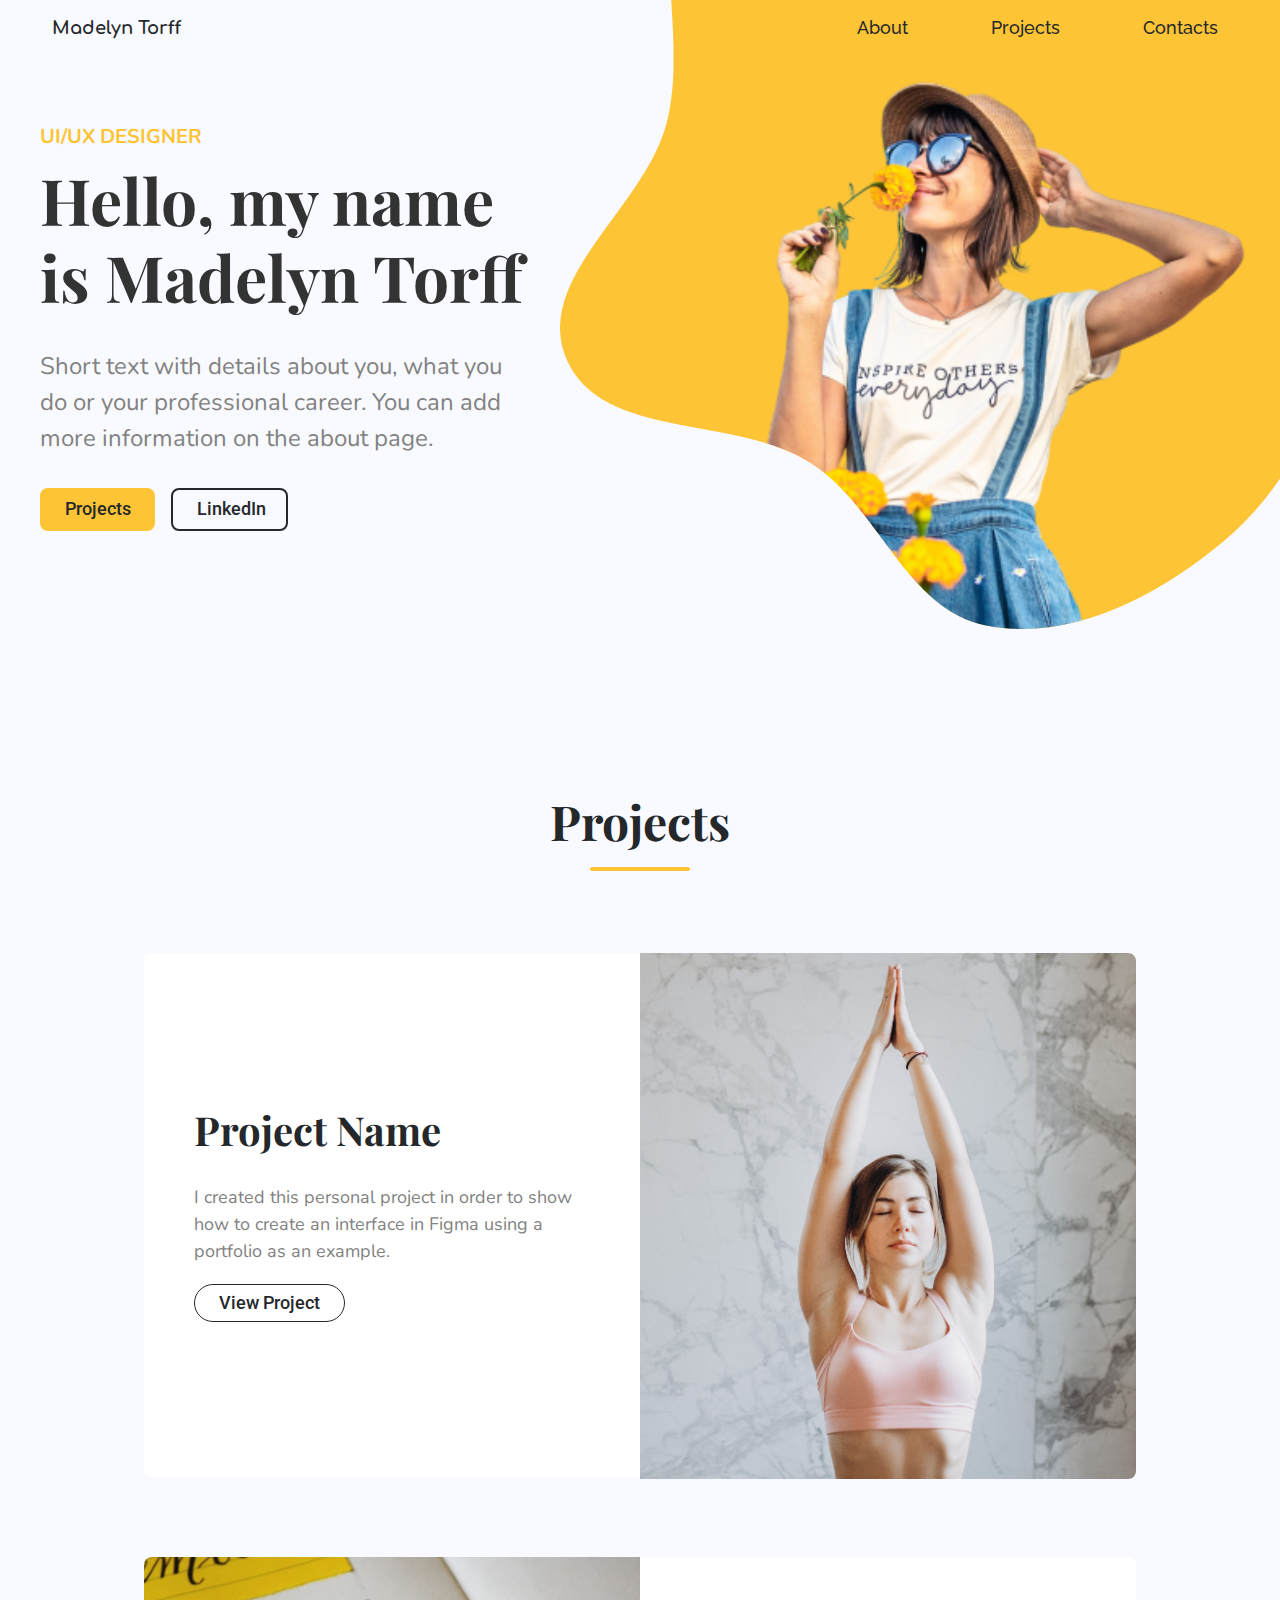
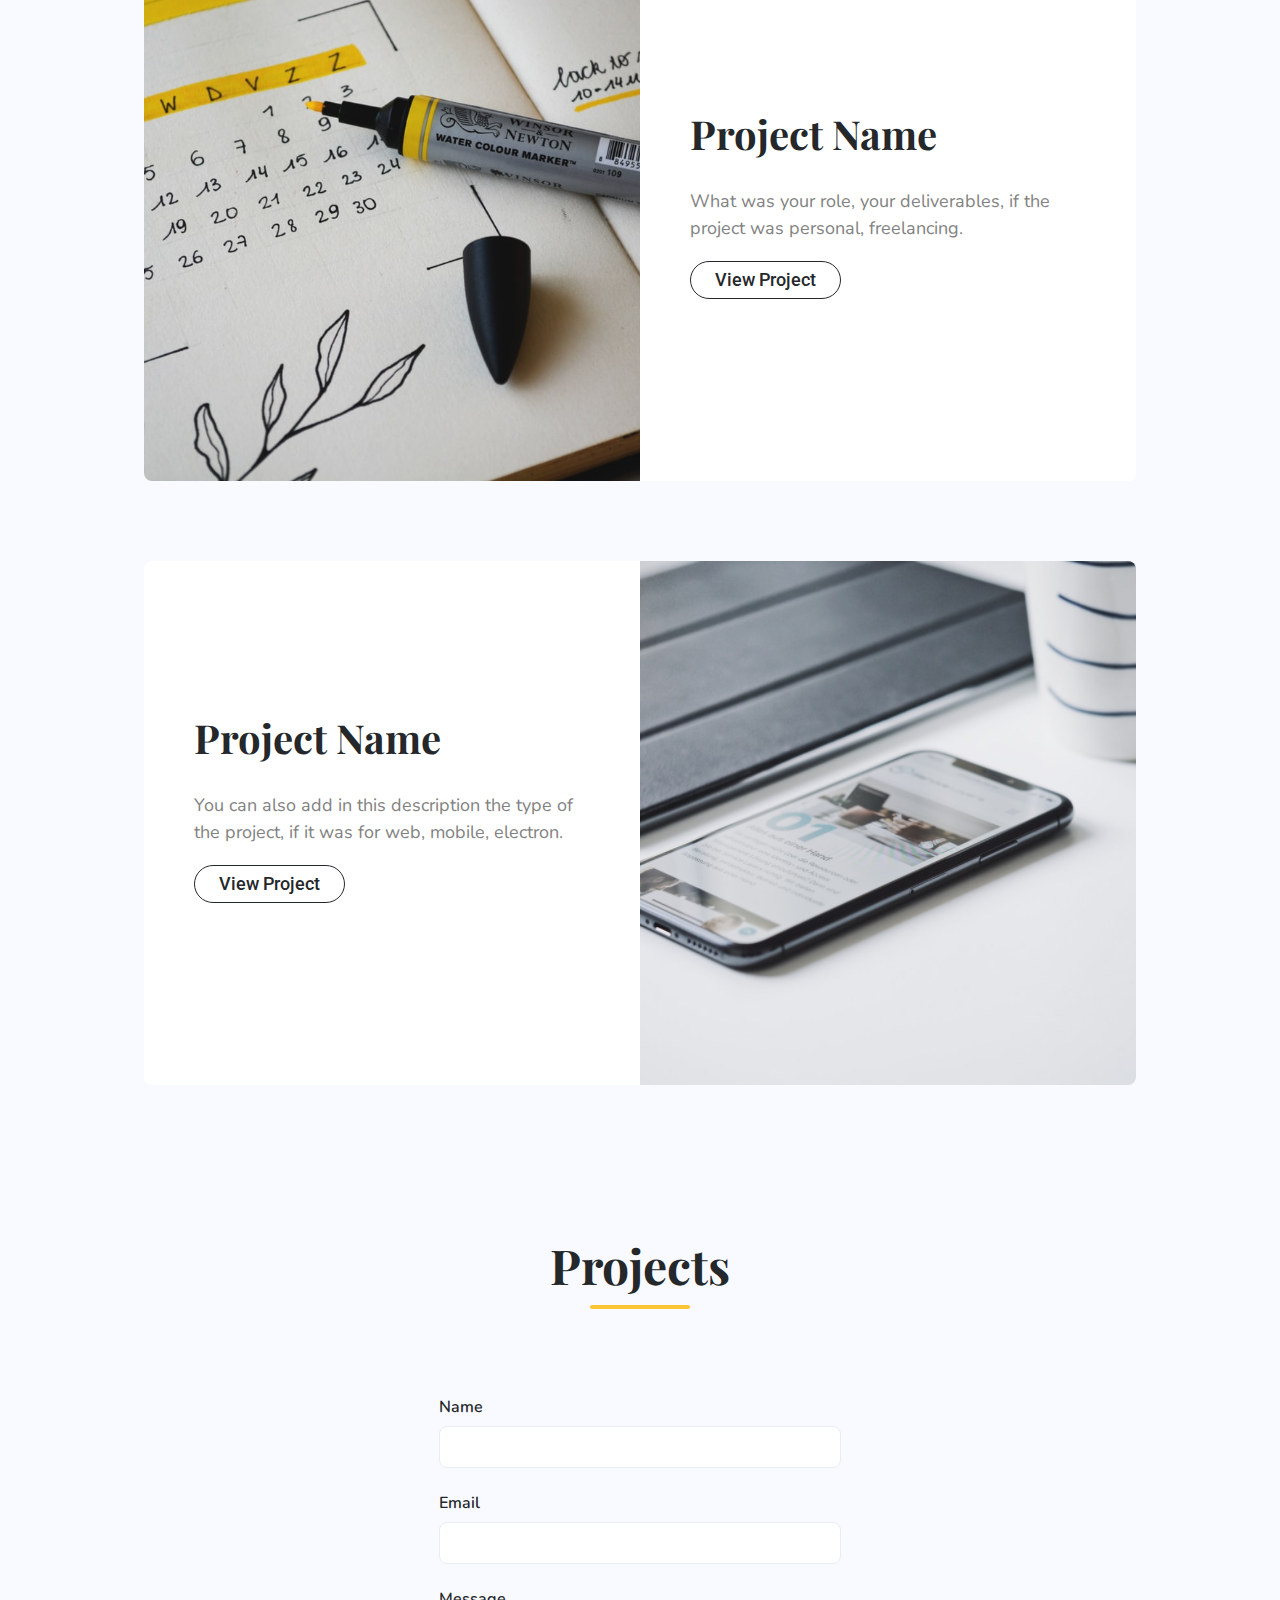
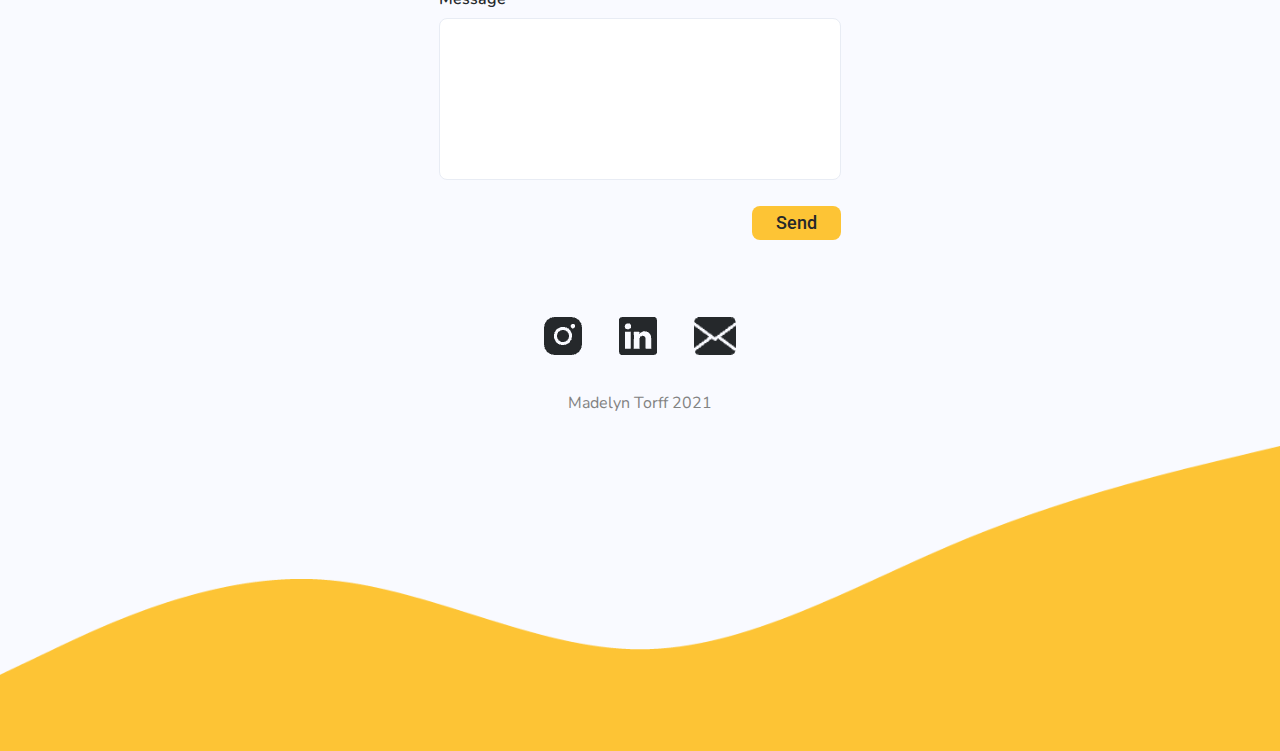
<file: Madelyn_Torf_Personal_Portfolio_Website/index.html>
<!DOCTYPE html>
<html lang="en">

<head>
    <meta charset="UTF-8">
    <meta name="viewport" content="width=device-width, initial-scale=1.0">
    <link rel="stylesheet" href="CSS/style.css">
    <title>Madelyn Torf Personal Portfolio Website</title>
</head>

<body>
    <div class="wrapper">
        <header class="header">
            <div class="header__container">
                <div class="header__logo">
                    <p class="logo">Madelyn Torff</p>
                </div>
                <div class="header__body">
                    <nav class="header__menu">
                        <ul class="menu__list">
                            <li class="menu__item">
                                <a href="#" class="menu__link">About</a>
                            </li>
                            <li class="menu__item">
                                <a href="#" class="menu__link">Projects</a>
                            </li>
                            <li class="menu__item">
                                <a href="#" class="menu__link">Contacts</a>
                            </li>
                        </ul>
                    </nav>
                </div>
            </div>
        </header>
        <main class="page">
            <section class="page__main">
                <div class="main__container">
                    <div class="main__body">
                        <div class="main__label">
                            <p class="label__text">UI/UX Designer</p>
                        </div>
                        <div class="main__titel">
                            <h1 class="title__main">Hello, my name is Madelyn Torff</h1>
                        </div>
                        <div class="main__text">
                            <p class="text__main">Short text with details about you, what you do or your professional
                                career. You can add more information on the about page.</p>
                        </div>
                        <div class="main__button">
                            <button class="button__main1">Projects</button>
                            <button class="button__main2">LinkedIn</button>
                        </div>
                    </div>
                </div>
                <div class="main__img">
                    <img src="Images/girlimage.png" alt="Sorry" class="img__main">
                </div>
            </section>
            <section class="page__projects">
                <div class="projects__container">
                    <div class="projects__body">
                        <div class="projects__title">
                            <h2 class="title__projects">Projects</h2>
                            <div class="title__line"></div>
                        </div>
                        <div class="projects__cards">
                            <div class="card__body">
                                <div class="body__title">
                                    <h3 class="card__title">
                                        Project Name
                                    </h3>
                                </div>
                                <div class="body__text">
                                    <p class="card__text">
                                        I created this personal project in order to show how to create an interface in
                                        Figma using a portfolio as an example.
                                    </p>
                                </div>
                                <div class="body__button">
                                    <button class="card__button">
                                        View Project
                                    </button>
                                </div>
                            </div>
                            <div class="card__img">
                                <img src="Images/firstCardImg.png" alt="maditation" class="img__card">
                            </div>
                        </div>
                        <div class="projects__cards">
                            <div class="card__img">
                                <img src="Images/secondCardImg.png" alt="maditation" class="img__cardcenter">
                            </div>
                            <div class="card__body">
                                <div class="body__title">
                                    <h3 class="card__title">
                                        Project Name
                                    </h3>
                                </div>
                                <div class="body__text">
                                    <p class="card__text">
                                        What was your role, your deliverables, if the project was personal, freelancing.
                                    </p>
                                </div>
                                <div class="body__button">
                                    <button class="card__button">
                                        View Project
                                    </button>
                                </div>
                            </div>
                        </div>
                        <div class="projects__cards">
                            <div class="card__body">
                                <div class="body__title">
                                    <h3 class="card__title">
                                        Project Name
                                    </h3>
                                </div>
                                <div class="body__text">
                                    <p class="card__text">
                                        You can also add in this description the type of the project, if it was for web,
                                        mobile, electron.
                                    </p>
                                </div>
                                <div class="body__button">
                                    <button class="card__button">
                                        View Project
                                    </button>
                                </div>
                            </div>
                            <div class="card__img">
                                <img src="Images/thirdCardImg.png" alt="maditation" class="img__card">
                            </div>
                        </div>
                    </div>
                </div>
            </section>
            <section class="page__form">
                <div class="form__container">
                    <div class="form__body">
                        <div class="form__title">
                            <h2 class="title__form">Projects</h2>
                            <div class="form__line"></div>
                        </div>
                        <div class="form__form">
                            <form action="">
                                <div class="form__name">
                                    <p class="name">Name</p>
                                </div>
                                <div class="form__input">
                                    <input type="text" class="input">
                                </div>
                                <div class="form__name">
                                    <p class="name">Email</p>
                                </div>
                                <div class="form__input">
                                    <input type="email" class="input">
                                </div>
                                <div class="form__name">
                                    <p class="name">Message</p>
                                </div>
                                <div class="form__input">
                                    <textarea class="text__area" name="" cols="30" rows="10"></textarea>
                                </div>
                            </form>
                        </div>
                        <div class="form__button">
                            <button class="button__form">Send</button>
                        </div>
                    </div>
                </div>
            </section>
        </main>
        <footer class="footer">
            <div class="footer__container">
                <div class="footer__body">
                    <div class="footer__icons">
                        <img src="Images/Icons/Instagram.png" alt="Sorry" class="icon">
                        <img src="Images/Icons/LinkedIn.png" alt="Sorry" class="icon">
                        <img src="Images/Icons/Email.png" alt="Sorry" class="icon">
                    </div>
                    <div class="footer__text">
                        <p class="footer__p">Madelyn Torff 2021 </p>
                    </div>
                </div>
            </div>
            <div class="footer__img">
                <img src="Images/footerImg.png" alt="Sorry" class="yellow__spot">
            </div>
        </footer>
    </div>
</body>
</file>
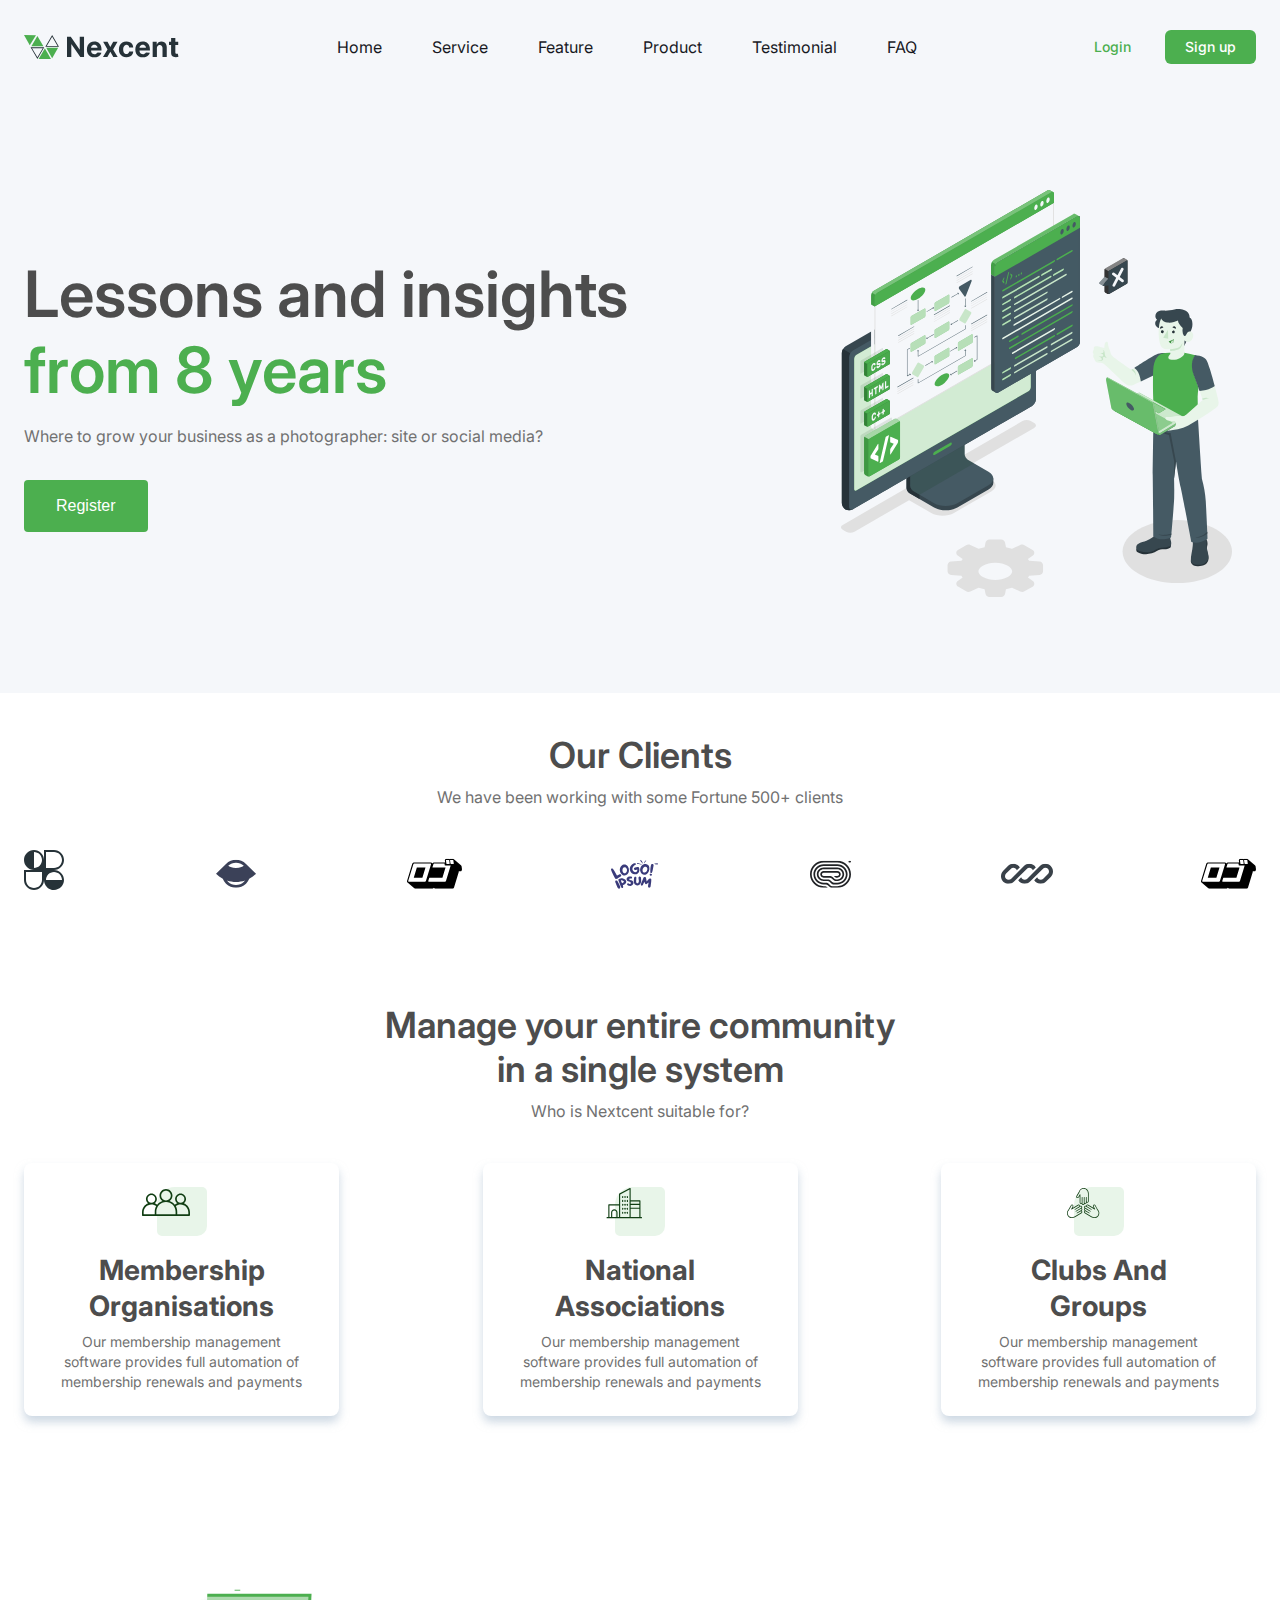
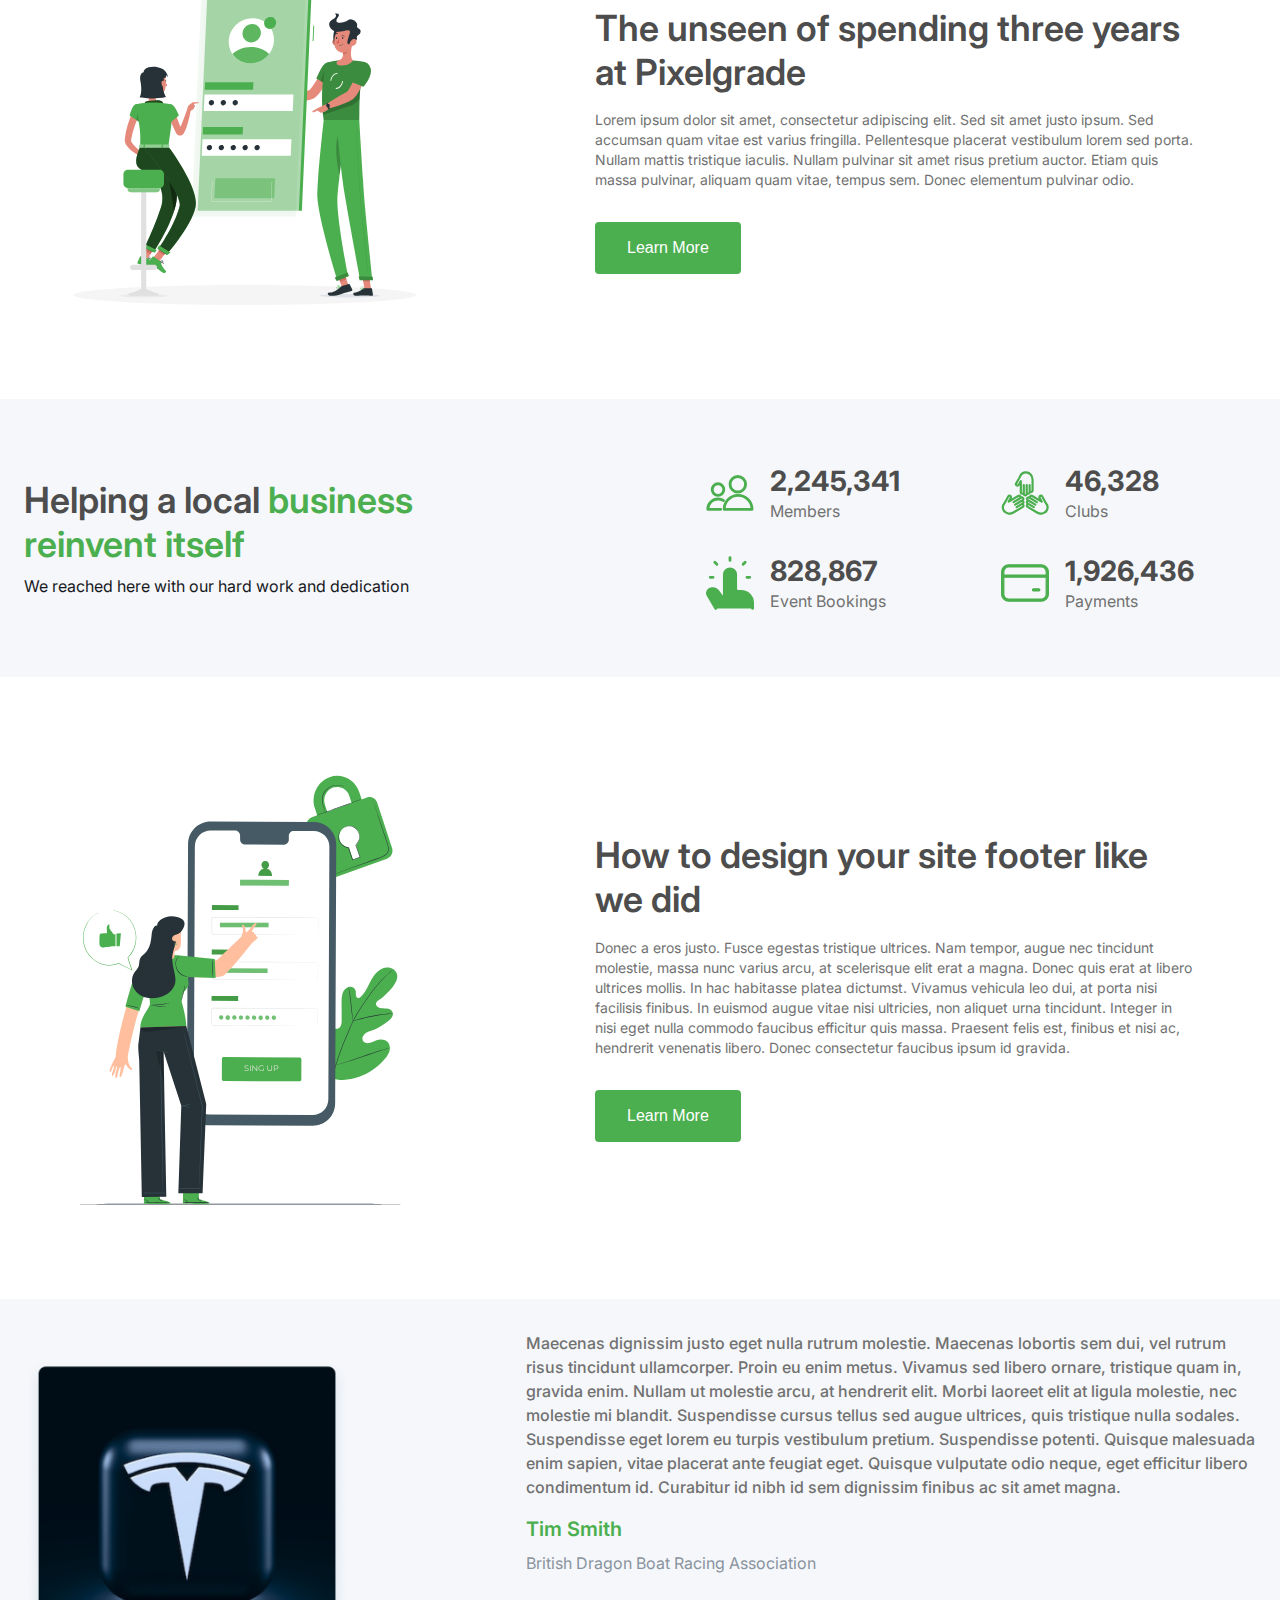
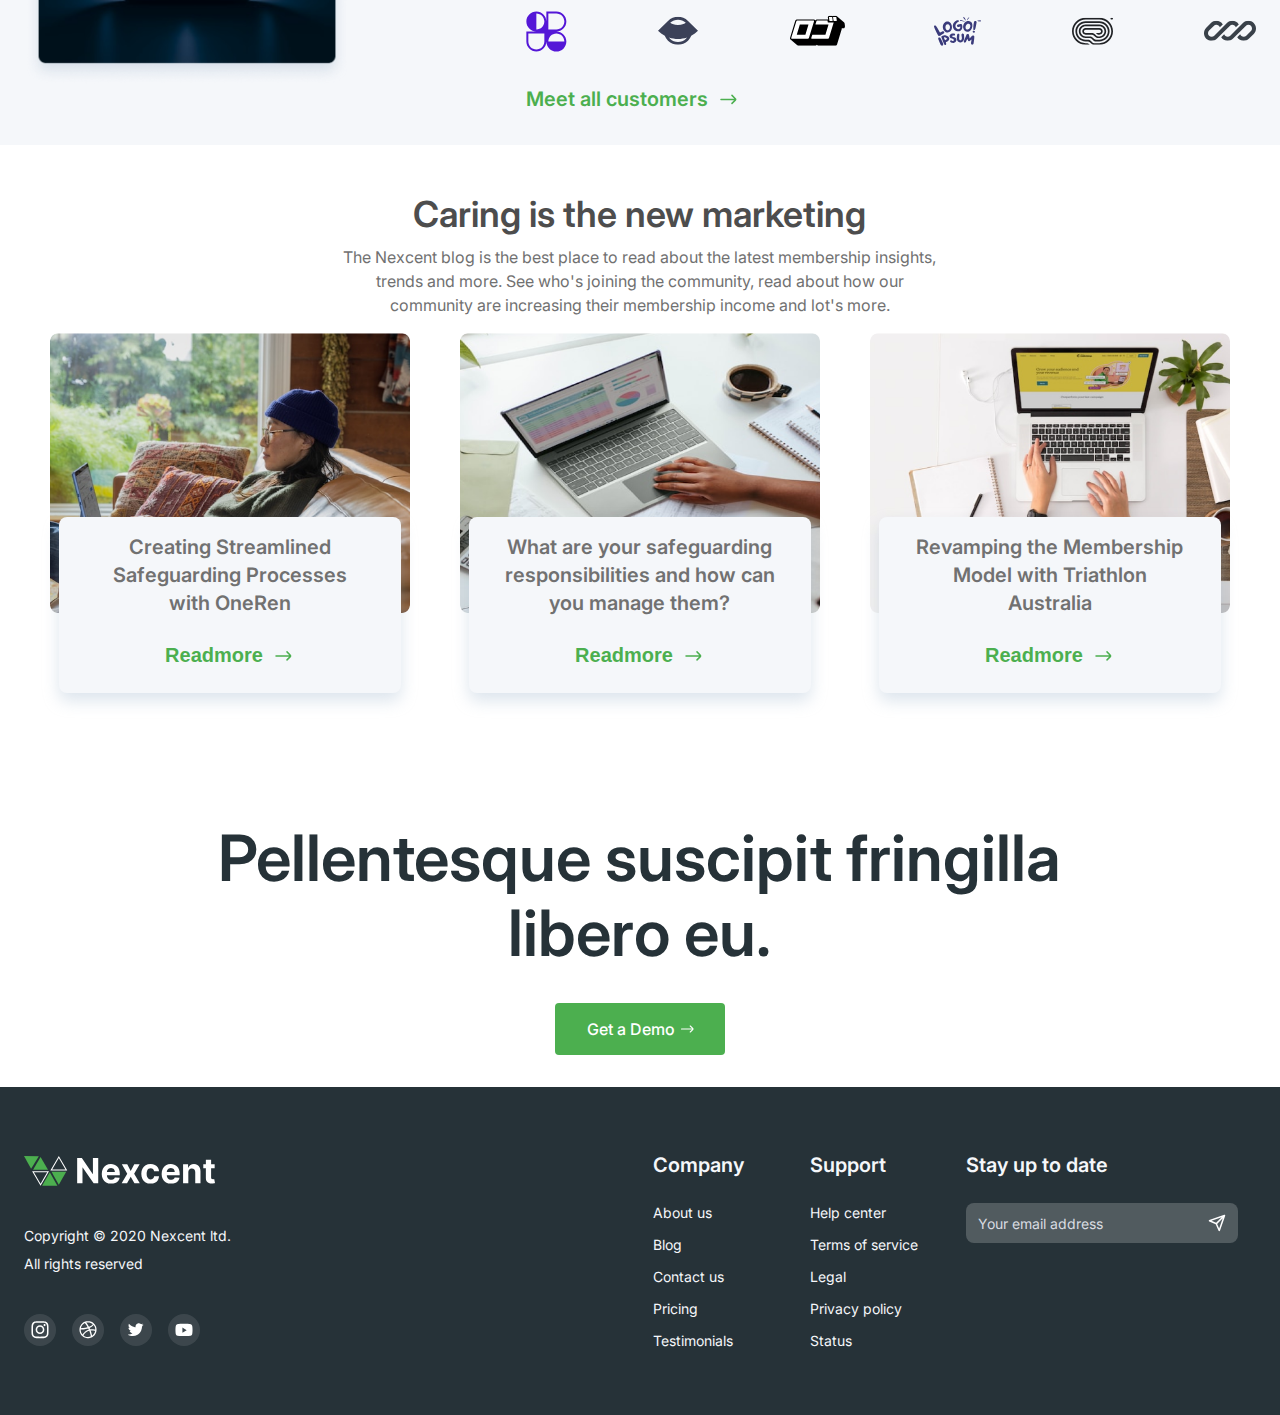
<file: Nexcent/index.html>
<!DOCTYPE html>
<html lang="en">
    <head>
        <meta charset="UTF-8">
        <meta name="viewport" content="width=device-width, initial-scale=1.0">
        <link rel="stylesheet" href="./css/style.css">
        <title>Nexcent</title>
    </head>
    <body>
        <div class="wrapper">
            <header class="header" id="header-logo">
                <div class="header__container">
                    <img src="img/icons/Logo.svg" alt="logo"
                        class="header__logo">
                    <nav class="header__menu menu">
                        <ul class="menu__list">
                            <li class="menu__item">
                                <a href="#" class="menu__link">Home</a>
                            </li>
                            <li class="menu__item">
                                <a href="#" class="menu__link">Service</a>
                            </li>
                            <li class="menu__item">
                                <a href="#" class="menu__link">Feature</a>
                            </li>
                            <li class="menu__item">
                                <a href="#" class="menu__link">Product</a>
                            </li>
                            <li class="menu__item">
                                <a href="#" class="menu__link">Testimonial</a>
                            </li>
                            <li class="menu__item">
                                <a href="#" class="menu__link">FAQ</a>
                            </li>
                        </ul>
                    </nav>
                    <div class="header__burger">
                        <span></span>
                    </div>
                    <div class="header__login">
                        <a href="#" class="login-link">Login</a>
                        <div class="login hidden" id="login-modal">
                            <div class="login__content">
                                <h2 class="login__title">Log<span>in</span></h2>
                                <form class="login__form">
                                    <label for="login-username"
                                        class="login__label">Username:</label>
                                    <input class="login__input" type="text"
                                        id="login-username" name="username"
                                        required>
                                    <label for="login-password"
                                        class="login__label">Password:</label>
                                    <input class="login__input" type="password"
                                        id="login-password" name="password"
                                        required>
                                    <div class="login__buttons">
                                        <button class="login__close">Close</button>
                                        <button type="submit" class="login__button">Submit</button>
                                    </div>
                                </form>
                            </div>
                        </div>
                        <a href="#" class="sign-up">Sign up</a>
                        <div class="login hidden" id="signup-modal">
                            <div class="login__content">
                                <h2 class="login__title">Sign <span>up</span></h2>
                                <form class="login__form">
                                    <label for="signup-username"
                                        class="login__label">Username:</label>
                                    <input class="login__input" type="text"
                                        id="signup-username" name="username"
                                        required>
                                    <label for="signup-password"
                                        class="login__label">Password:</label>
                                    <input class="login__input" type="password"
                                        id="signup-password" name="password"
                                        required>
                                    <div class="login__buttons">
                                        <button class="login__close">Close</button>
                                        <button type="submit" class="login__button">Submit</button>
                                    </div>
                                </form>
                            </div>
                        </div>
                    </div>
                </div>
            </header>
            <main class="page">
                <section class="page__hero hero">
                    <div class="hero__container">
                        <div class="hero__info">
                            <h1 class="hero__title">Lessons and insights <span
                                    class="hero__title--span">from 8
                                    years</span></h1>
                            <p class="hero__text">Where to grow your business as
                                a photographer: site or social media?</p>
                            <button class="hero__button">Register</button>
                        </div>
                        <img src="./img/Illustration.svg" alt="main img"
                            class="hero__img">
                    </div>
                </section>
                <section class="page__clients clients">
                    <div class="clients__container">
                        <div class="clients__info">
                            <h2 class="clients__title">Our Clients</h2>
                            <p class="clients__text">We have been working with
                                some Fortune 500+ clients</p>
                        </div>
                        <div class="clients__icons">
                            <a href="#" class="clients__icon">
                                <img src="./img/icons/icon1.svg" alt="icon"
                                    class="clients__img">
                            </a>
                            <a href="#" class="clients__icon">
                                <img src="./img/icons/icon2.svg" alt="icon"
                                    class="clients__img">
                            </a>
                            <a href="#" class="clients__icon">
                                <img src="./img/icons/icon3.svg" alt="icon"
                                    class="clients__img">
                            </a>
                            <a href="#" class="clients__icon">
                                <img src="./img/icons/icon4.svg" alt="icon"
                                    class="clients__img">
                            </a>
                            <a href="#" class="clients__icon">
                                <img src="./img/icons/icon5.svg" alt="icon"
                                    class="clients__img">
                            </a>
                            <a href="#" class="clients__icon">
                                <img src="./img/icons/icon6.svg" alt="icon"
                                    class="clients__img">
                            </a>
                            <a href="#" class="clients__icon">
                                <img src="./img/icons/icon3.svg" alt="icon"
                                    class="clients__img">
                            </a>
                        </div>
                    </div>
                </section>
                <section class="page__comunity community">
                    <div class="community__container">
                        <div class="community__info">
                            <h2 class="community__title">Manage your entire
                                community in a single system</h2>
                            <p class="community__text">Who is Nextcent suitable
                                for?</p>
                        </div>
                        <div class="community__columns">
                            <div class="column">
                                <div class="column__shape">
                                    <img src="./img/icons/people.svg"
                                        alt="people icon" class="column__icon">
                                </div>
                                <h3 class="column__title">Membership
                                    Organisations</h3>
                                <p class="column__text">Our membership
                                    management software provides full automation
                                    of membership renewals and payments</p>
                            </div>
                            <div class="column">
                                <div class="column__shape">
                                    <img src="./img/icons/buildings.svg"
                                        alt="buildings icon"
                                        class="column__icon">
                                </div>
                                <h3 class="column__title">National
                                    Associations</h3>
                                <p class="column__text">Our membership
                                    management software provides full automation
                                    of membership renewals and payments</p>
                            </div>
                            <div class="column">
                                <div class="column__shape">
                                    <img src="./img/icons/hands.svg"
                                        alt="hands icon" class="column__icon">
                                </div>
                                <h3 class="column__title">Clubs And Groups</h3>
                                <p class="column__text">Our membership
                                    management software provides full automation
                                    of membership renewals and payments</p>
                            </div>
                        </div>
                    </div>
                </section>
                <section class="page__info info">
                    <div class="info__container">
                        <img src="./img/mobile-login.svg" alt="login image"
                            class="info__img">
                        <div class="info__info">
                            <h2 class="info__title">The unseen of spending three
                                years at Pixelgrade</h2>
                            <p class="info__text">Lorem ipsum dolor sit amet,
                                consectetur adipiscing elit. Sed sit amet justo
                                ipsum. Sed accumsan quam vitae est varius
                                fringilla. Pellentesque placerat vestibulum
                                lorem sed porta. Nullam mattis tristique
                                iaculis. Nullam pulvinar sit amet risus pretium
                                auctor. Etiam quis massa pulvinar, aliquam quam
                                vitae, tempus sem. Donec elementum pulvinar
                                odio.
                            </p>
                            <button class="info__button">Learn More</button>
                        </div>
                    </div>
                </section>
                <section class="page__business business">
                    <div class="business__container">
                        <div class="business__text">
                            <h2 class="business__title">Helping a local
                                <span>business reinvent itself</span></h2>
                            <p class="business__subtitle">We reached here with
                                our hard work and dedication</p>
                        </div>
                        <div class="business__info">
                            <div class="group">
                                <img src="./img/icons/two_people.svg"
                                    alt="two people" class="group__img">
                                <div class="group__info">
                                    <p class="group__number"
                                        id="members">2,245,341</p>
                                    <p class="group__text">Members</p>
                                </div>
                            </div>
                            <div class="group">
                                <img src="./img/icons/green_hands.svg"
                                    alt="three hands" class="group__img">
                                <div class="group__info">
                                    <p class="group__number"
                                        id="clubs">46,328</p>
                                    <p class="group__text">Clubs</p>
                                </div>
                            </div>
                            <div class="group">
                                <img src="./img/icons/finger.svg" alt="finger"
                                    class="group__img">
                                <div class="group__info">
                                    <p class="group__number"
                                        id="eventBookings">828,867</p>
                                    <p class="group__text">Event Bookings</p>
                                </div>
                            </div>
                            <div class="group">
                                <img src="./img/icons/wallet.svg" alt="wallet"
                                    class="group__img">
                                <div class="group__info">
                                    <p class="group__number"
                                        id="payments">1,926,436</p>
                                    <p class="group__text">Payments</p>
                                </div>
                            </div>
                        </div>
                    </div>
                </section>
                <section class="page__info info">
                    <div class="info__container">
                        <img src="./img/mobile-login2.svg" alt="login image"
                            class="info__img">
                        <div class="info__info">
                            <h2 class="info__title">How to design your site
                                footer like we did</h2>
                            <p class="info__text">Donec a eros justo. Fusce
                                egestas tristique ultrices. Nam tempor, augue
                                nec tincidunt molestie, massa nunc varius arcu,
                                at scelerisque elit erat a magna. Donec quis
                                erat at libero ultrices mollis. In hac habitasse
                                platea dictumst. Vivamus vehicula leo dui, at
                                porta nisi facilisis finibus. In euismod augue
                                vitae nisi ultricies, non aliquet urna
                                tincidunt. Integer in nisi eget nulla commodo
                                faucibus efficitur quis massa. Praesent felis
                                est, finibus et nisi ac, hendrerit venenatis
                                libero. Donec consectetur faucibus ipsum id
                                gravida.
                            </p>
                            <button class="info__button">Learn More</button>
                        </div>
                    </div>
                </section>
                <section class="page__about about">
                    <div class="about__container">
                        <img src="./img/tesla.png" alt="Tesla image"
                            class="about__img">
                        <div class="about__info">
                            <p class="about__text">
                                Maecenas dignissim justo eget nulla rutrum
                                molestie. Maecenas lobortis sem dui, vel rutrum
                                risus tincidunt ullamcorper. Proin eu enim
                                metus. Vivamus sed libero ornare, tristique quam
                                in, gravida enim. Nullam ut molestie arcu, at
                                hendrerit elit. Morbi laoreet elit at ligula
                                molestie, nec molestie mi blandit. Suspendisse
                                cursus tellus sed augue ultrices, quis tristique
                                nulla sodales. Suspendisse eget lorem eu turpis
                                vestibulum pretium. Suspendisse potenti. Quisque
                                malesuada enim sapien, vitae placerat ante
                                feugiat eget. Quisque vulputate odio neque, eget
                                efficitur libero condimentum id. Curabitur id
                                nibh id sem dignissim finibus ac sit amet magna.
                            </p>
                            <h3 class="about__title">Tim Smith</h3>
                            <p class="about__subtitle">British Dragon Boat
                                Racing Association</p>
                            <div class="about__links">
                                <div class="about__icons">
                                    <img src="./img/icons/icon1.1.svg"
                                        alt="logo"
                                        class="about__icon">
                                    <img src="./img/icons/icon2.svg" alt="logo"
                                        class="about__icon">
                                    <img src="./img/icons/icon3.svg" alt="logo"
                                        class="about__icon">
                                    <img src="./img/icons/icon4.svg" alt="logo"
                                        class="about__icon">
                                    <img src="./img/icons/icon5.svg" alt="logo"
                                        class="about__icon">
                                    <img src="./img/icons/icon6.svg" alt="logo"
                                        class="about__icon">
                                </div>
                                <a href="#" class="about__link">Meet all
                                    customers</a>
                            </div>
                        </div>
                    </div>
                </section>
                <section class="page__marketing marketing">
                    <div class="marketing__container">
                        <div class="marketing__info">
                            <h2 class="marketing__title">Caring is the new
                                marketing</h2>
                            <p class="marketing__text">
                                The Nexcent blog is the
                                best place to read about the latest membership
                                insights, trends and more. See who's joining the
                                community, read about how our community are
                                increasing their membership income and lot's
                                more.
                            </p>
                        </div>
                        <div class="marketing__cards">
                            <div class="marketing__card card">
                                <img src="./img/card1.png" alt="human"
                                    class="card__img">
                                <div class="card__info">
                                    <p class="card__text">Creating Streamlined
                                        Safeguarding Processes with OneRen
                                        <span class="card__textmore">
                                            Lorem,
                                            ipsum dolor sit amet consectetur
                                            adipisicing elit. Necessitatibus,
                                            aliquid consectetur ut a
                                            exercitationem assumenda omnis
                                            molestiae quibusdam sunt sit!
                                        </span>
                                    </p>
                                    <button class="card__link">Readmore</button>
                                </div>
                            </div>
                            <div class="marketing__card card">
                                <img src="./img/card2.png" alt="macbook"
                                    class="card__img">
                                <div class="card__info">
                                    <p class="card__text">What are your
                                        safeguarding responsibilities and how
                                        can you manage them?
                                        <span class="card__textmore">
                                            Lorem,
                                            ipsum dolor sit amet consectetur
                                            adipisicing elit. Necessitatibus,
                                            aliquid consectetur ut a
                                            exercitationem assumenda omnis
                                            molestiae quibusdam sunt sit!
                                        </span>
                                    </p>
                                    <button class="card__link">Readmore</button>
                                </div>
                            </div>
                            <div class="marketing__card card">
                                <img src="./img/card3.png" alt="macbook"
                                    class="card__img">
                                <div class="card__info">
                                    <p class="card__text">
                                        Revamping the
                                        Membership Model with Triathlon
                                        Australia
                                        <span class="card__textmore">
                                            Lorem,
                                            ipsum dolor sit amet consectetur
                                            adipisicing elit. Necessitatibus,
                                            aliquid consectetur ut a
                                            exercitationem assumenda omnis
                                            molestiae quibusdam sunt sit!
                                        </span>
                                    </p>
                                    <button class="card__link">Readmore</button>
                                </div>
                            </div>
                        </div>
                    </div>
                </section>
                <section class="page__demo demo">
                    <div class="demo__container">
                        <h2 class="demo__title">Pellentesque suscipit fringilla
                            libero eu.</h2>
                        <a href="./img/tesla.png" download="tesla.png"
                            class="demo__button">Get a Demo</a>
                    </div>
                </section>
            </main>
            <footer class="footer">
                <div class="footer__container">
                    <div class="footer__contacts">
                        <a href="#header-logo" class="footer__logo"><img
                                src="./img/icons/footer-logo.svg"
                                alt="logo"></a>
                        <p class="footer__text"><span>Copyright © 2020 Nexcent
                                ltd.</span>
                            <span>All rights reserved</span>
                        </p>
                        <div class="footer__social">
                            <a href="./https://www.instagram.com/"
                                class="footer__icon"></a>
                            <a href="./https://dribbble.com/"
                                class="footer__icon"></a>
                            <a href="./https://x.com/" class="footer__icon"></a>
                            <a href="./https://www.youtube.com/"
                                class="footer__icon"></a>
                        </div>
                    </div>
                    <div class="footer__info">
                        <nav class="footer__menu menu-footer">
                            <ul class="menu-footer__list">
                                <h3 class="menu-footer__title">Company</h3>
                                <li class="menu-footer__item">
                                    <a href class="menu-footer__link">About
                                        us</a>
                                </li>
                                <li class="menu-footer__item">
                                    <a href class="menu-footer__link">Blog</a>
                                </li>
                                <li class="menu-footer__item">
                                    <a href class="menu-footer__link">Contact
                                        us</a>
                                </li>
                                <li class="menu-footer__item">
                                    <a href
                                        class="menu-footer__link">Pricing</a>
                                </li>
                                <li class="menu-footer__item">
                                    <a href
                                        class="menu-footer__link">Testimonials</a>
                                </li>
                            </ul>
                            <ul class="menu-footer__list">
                                <h3 class="menu-footer__title">Support</h3>
                                <li class="menu-footer__item">
                                    <a href="#" class="menu-footer__link">Help
                                        center</a>
                                </li>
                                <li class="menu-footer__item">
                                    <a href="#" class="menu-footer__link">Terms
                                        of
                                        service</a>
                                </li>
                                <li class="menu-footer__item">
                                    <a href="#"
                                        class="menu-footer__link">Legal</a>
                                </li>
                                <li class="menu-footer__item">
                                    <a href="#"
                                        class="menu-footer__link">Privacy
                                        policy</a>
                                </li>
                                <li class="menu-footer__item">
                                    <a href="#"
                                        class="menu-footer__link">Status</a>
                                </li>
                            </ul>
                            <form action="#" class="menu-footer__form">
                                <h3 class="menu-footer__title">Stay up to
                                    date</h3>
                                <input type="email"
                                    placeholder="Your email address"
                                    class="menu-footer__input" id="cleanInput">
                            </form>
                        </nav>
                    </div>
                </div>
            </footer>
        </div>
        <script src="./js/script.js"></script>
    </body>
</html>
</file>
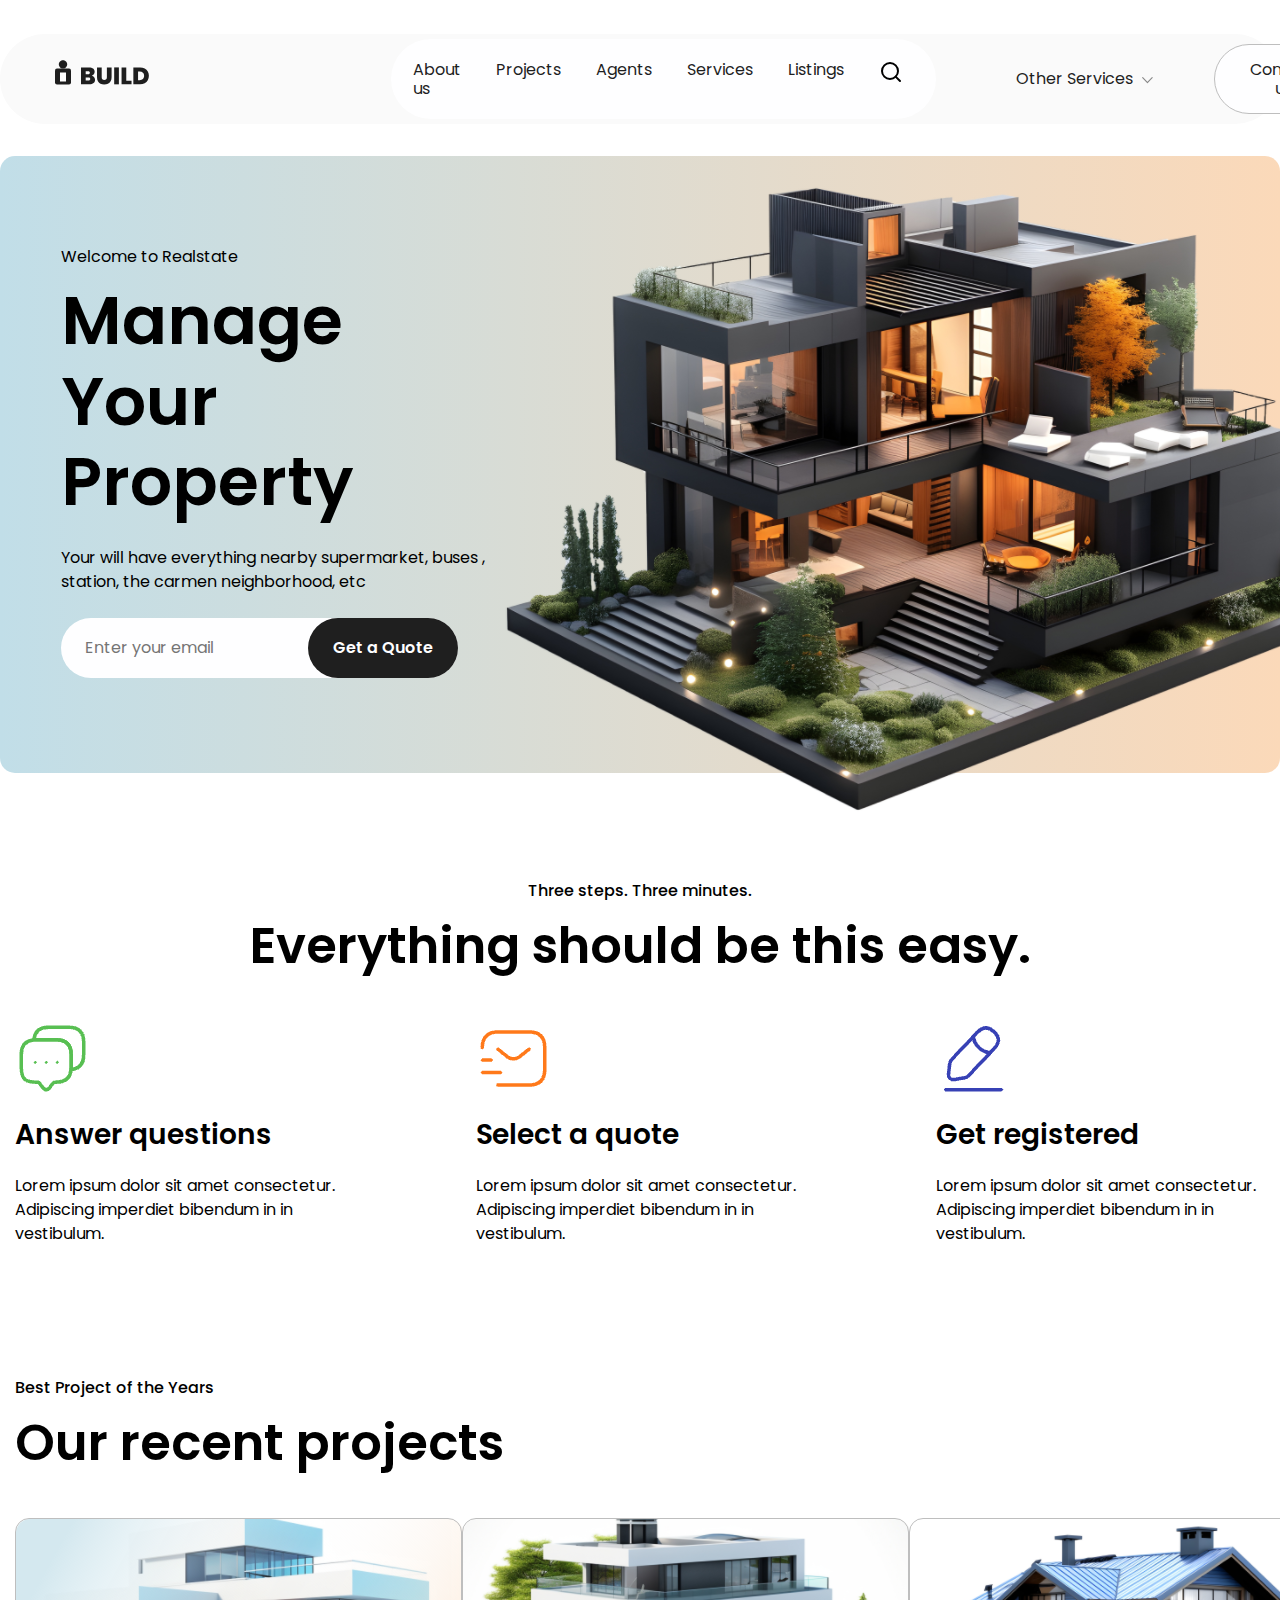
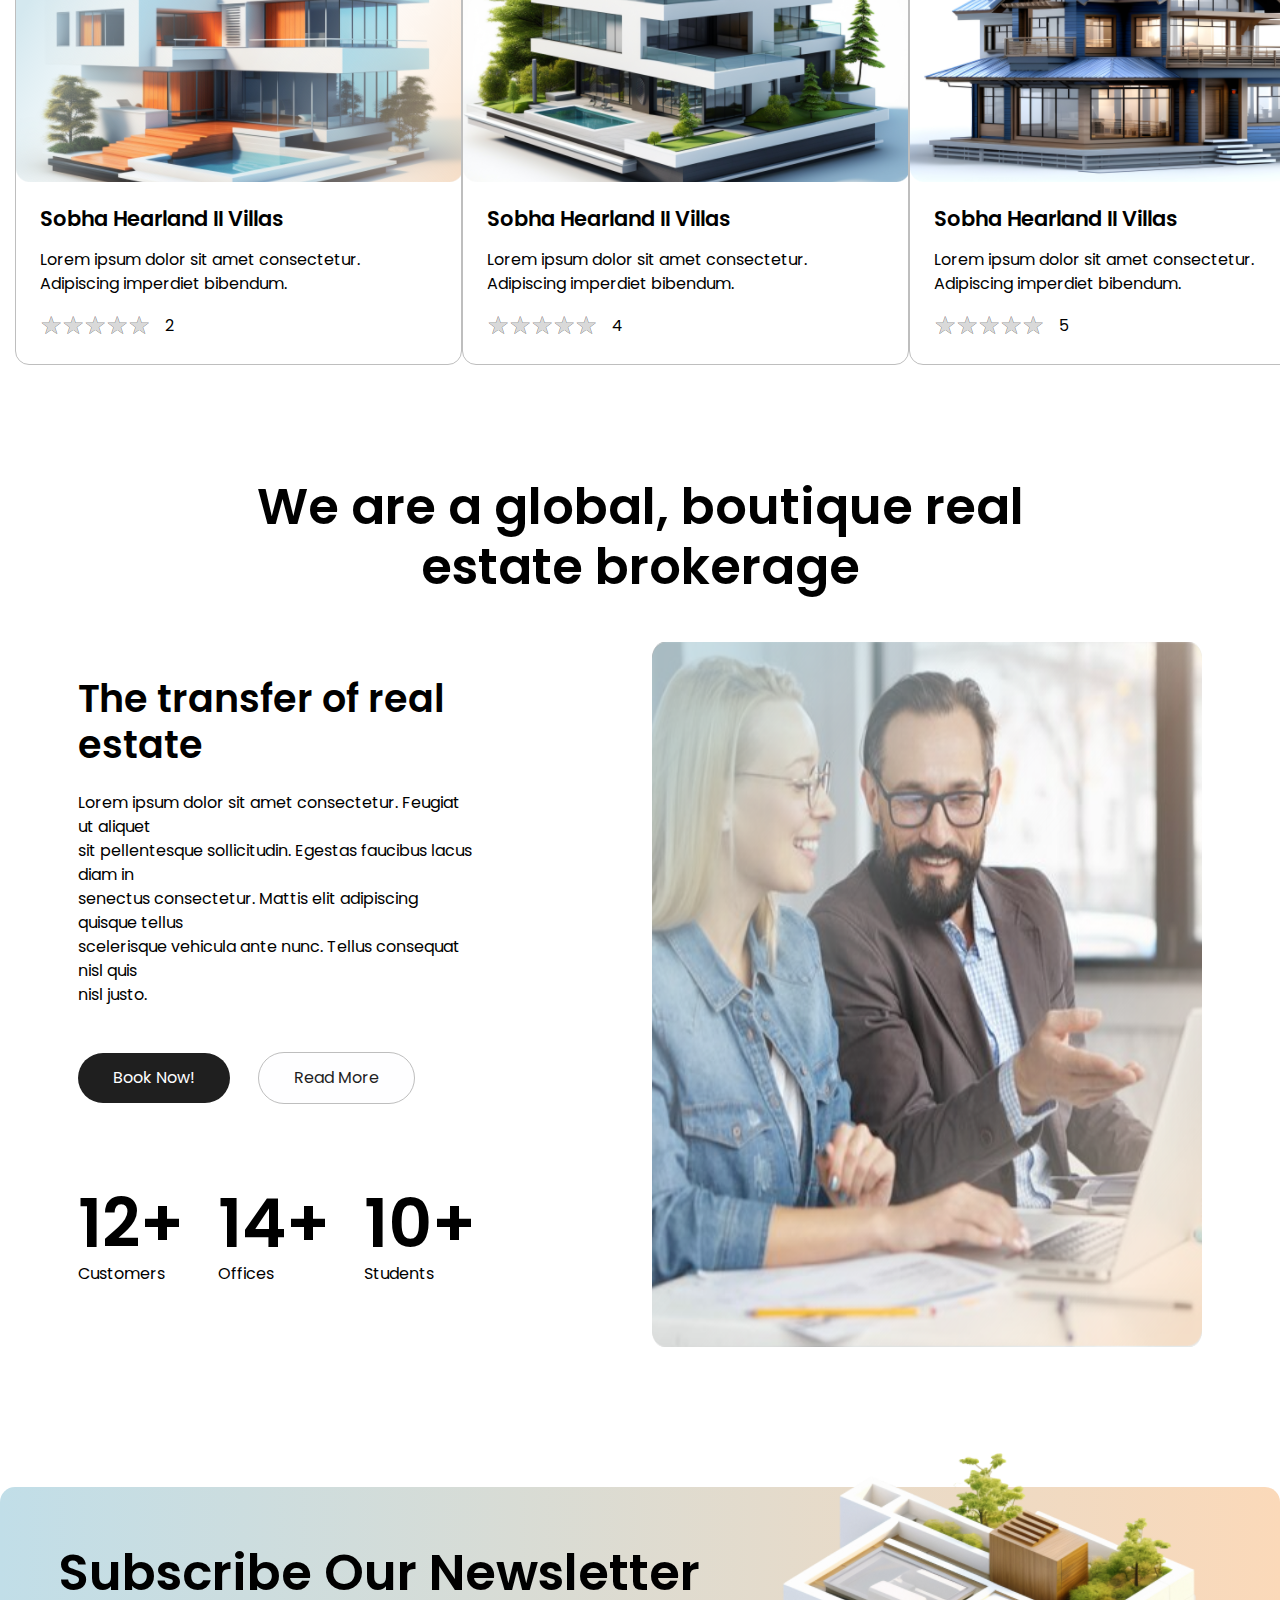
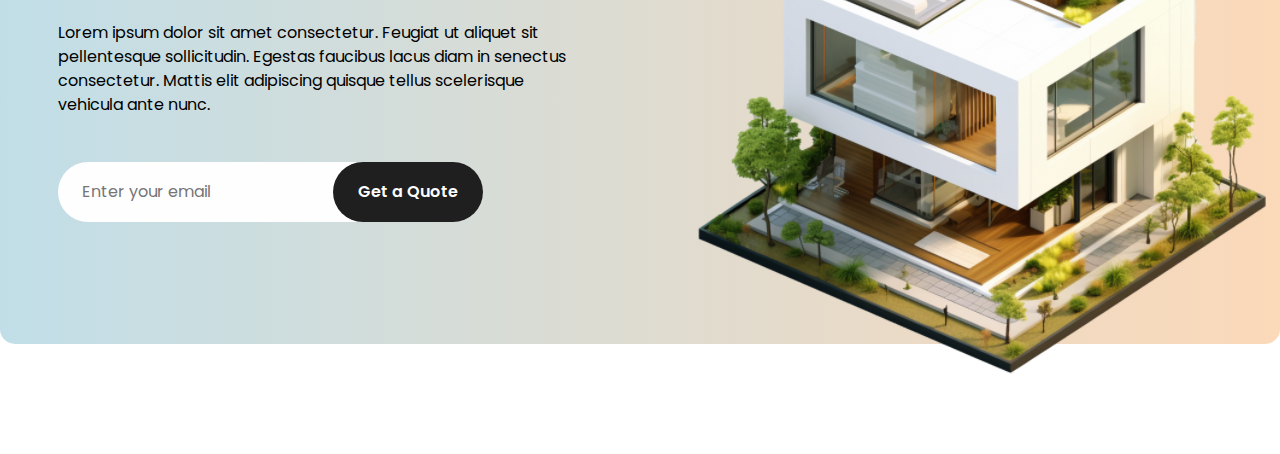
<file: Real_Estate/index.html>
<!DOCTYPE html>
<html lang="en">
    <head>
        <meta charset="UTF-8">
        <meta name="viewport" content="width=device-width, initial-scale=1.0">
        <link rel="stylesheet" href="CSS/style.css">
        <title>Real Estate</title>
    </head>
    <body>
        <div class="wrapper">
            <header id="header" class="header">
                <div class="header__container">
                    <div class="header__logo">
                        <a href="#header">
                            <img src="Img/Icons/headerlogo.svg" alt>
                        </a>
                    </div>
                    <nav class="header__menu">
                        <ul class="menu__list">
                            <li class="menu__item">
                                <a href="#" class="menu__link">About us</a>
                            </li>
                            <li class="menu__item">
                                <a href="#" class="menu__link">Projects</a>
                            </li>
                            <li class="menu__item">
                                <a href="#" class="menu__link">Agents</a>
                            </li>
                            <li class="menu__item">
                                <a href="#" class="menu__link">Services</a>
                            </li>
                            <li class="menu__item">
                                <a href="#" class="menu__link">Listings</a>
                            </li>
                            <li class="menu__item">
                                <img src="Img/Icons/search.svg"
                                    alt="search img">
                            </li>
                        </ul>
                    </nav>
                    <form action="#" class="header__form">
                        <select name="other services" class="header__select">
                            <option value="Other Services" selected>Other
                                Services</option>
                            <option value="Contacts">Contacts</option>
                        </select>
                    </form>
                    <button class="header__button">Contact us</button>
                </div>
            </header>
            <main class="page">
                <section class="page__main">
                    <div class="main__container">
                        <div class="main__body">
                            <p class="main__label">Welcome to Realstate</p>
                            <h1 class="main__title">Manage Your Property</h1>
                            <p class="main__text">Your will have everything
                                nearby supermarket, buses , station, the carmen
                                neighborhood, etc
                            </p>
                            <div class="main__form">
                                <input type="email" class="main__input" placeholder="Enter your email">
                                <button class="form__button">Get a Quote</button>
                            </div>
                        </div>
                        <div class="main__img">
                            <img src="Img/black_house.png"
                                alt="Main black house">
                        </div>
                    </div>
                </section>
                <section class="page__easy">
                    <div class="easy__container">
                        <p class="easy__subtitle">Three steps. Three
                            minutes.</p>
                        <h2 class="easy__title">Everything should be this
                            easy.</h2>
                        <div class="easy__columns">
                            <div class="column__body">
                                <img src="Img/Icons/message.png" alt="chat"
                                    class="column__img">
                                <h3 class="column__title">Answer questions</h3>
                                <p class="column__text">Lorem ipsum dolor sit
                                    amet consectetur. Adipiscing imperdiet
                                    bibendum in in vestibulum.</p>
                            </div>
                            <div class="column__body">
                                <img src="Img/Icons/email.png" alt="chat"
                                    class="column__img">
                                <h3 class="column__title">Select a quote</h3>
                                <p class="column__text">Lorem ipsum dolor sit
                                    amet consectetur. Adipiscing imperdiet
                                    bibendum in in vestibulum.</p>
                            </div>
                            <div class="column__body">
                                <img src="Img/Icons/pen.png" alt="chat"
                                    class="column__img">
                                <h3 class="column__title">Get registered</h3>
                                <p class="column__text">Lorem ipsum dolor sit
                                    amet consectetur. Adipiscing imperdiet
                                    bibendum in in vestibulum.</p>
                            </div>
                        </div>
                    </div>
                </section>
                <section class="page__projects">
                    <div class="projects__container">
                        <p class="projects__subtitle">Best Project of the
                            Years</p>
                        <h2 class="projects__title">Our recent projects</h2>
                        <div class="projects__cards">
                            <div class="card">
                                <img src="Img/card_house_1.png"
                                    alt="card house 1" class="card__img">
                                <div class="card__body">
                                    <h3 class="card__title">Sobha Hearland II
                                        Villas</h3>
                                    <p class="card__text">Lorem ipsum dolor sit
                                        amet consectetur. <br>Adipiscing
                                        imperdiet bibendum.</p>
                                    <div class="rating__card">
                                        <div class="card__rating">
                                            <div class="rating__items">
                                                <input id="simple-rating__5"
                                                    type="radio" value="5"
                                                    name="card-rating"
                                                    class="rating__item">
                                                <label for="simple-rating__5"
                                                    class="rating__label"></label>
                                                <input id="simple-rating__4"
                                                    type="radio" value="4"
                                                    name="card-rating"
                                                    class="rating__item">
                                                <label for="simple-rating__4"
                                                    class="rating__label"></label>
                                                <input id="simple-rating__3"
                                                    type="radio" value="3"
                                                    name="card-rating"
                                                    class="rating__item">
                                                <label for="simple-rating__3"
                                                    class="rating__label"></label>
                                                <input id="simple-rating__2"
                                                    type="radio" value="2"
                                                    name="card-rating"
                                                    class="rating__item">
                                                <label for="simple-rating__2"
                                                    class="rating__label"></label>
                                                <input id="simple-rating__1"
                                                    type="radio" value="1"
                                                    name="card-rating"
                                                    class="rating__item">
                                                <label for="simple-rating__1"
                                                    class="rating__label"></label>
                                            </div>
                                        </div>
                                        <p class="rating__count">2</p>
                                    </div>
                                </div>
                            </div>
                            <div class="card">
                                <img src="Img/card_house_2.png"
                                    alt="card house 1" class="card__img">
                                <div class="card__body">
                                    <h3 class="card__title">Sobha Hearland II
                                        Villas</h3>
                                    <p class="card__text">Lorem ipsum dolor sit
                                        amet consectetur. <br>Adipiscing
                                        imperdiet bibendum.</p>
                                    <div class="rating__card">
                                        <div class="card__rating">
                                            <div class="rating__items">
                                                <input id="simple-2rating__5"
                                                    type="radio" value="5"
                                                    name="card-rating2"
                                                    class="rating__item">
                                                <label for="simple-2rating__5"
                                                    class="rating__label"></label>
                                                <input id="simple-2rating__4"
                                                    type="radio" value="4"
                                                    name="card-rating2"
                                                    class="rating__item">
                                                <label for="simple-2rating__4"
                                                    class="rating__label"></label>
                                                <input id="simple-2rating__3"
                                                    type="radio" value="3"
                                                    name="card-rating2"
                                                    class="rating__item">
                                                <label for="simple-2rating__3"
                                                    class="rating__label"></label>
                                                <input id="simple-2rating__2"
                                                    type="radio" value="2"
                                                    name="card-rating2"
                                                    class="rating__item">
                                                <label for="simple-2rating__2"
                                                    class="rating__label"></label>
                                                <input id="simple-2rating__1"
                                                    type="radio" value="1"
                                                    name="card-rating2"
                                                    class="rating__item">
                                                <label for="simple-2rating__1"
                                                    class="rating__label"></label>
                                            </div>
                                        </div>
                                        <p class="rating__count">4</p>
                                    </div>
                                </div>
                            </div>
                            <div class="card">
                                <img src="Img/card_house_3.png"
                                    alt="card house 1" class="card__img">
                                <div class="card__body">
                                    <h3 class="card__title">Sobha Hearland II
                                        Villas</h3>
                                    <p class="card__text">Lorem ipsum dolor sit
                                        amet consectetur. <br>Adipiscing
                                        imperdiet bibendum.</p>
                                    <div class="rating__card">
                                        <div class="card__rating">
                                            <div class="rating__items">
                                                <input id="simple-3rating__5"
                                                    type="radio" value="5"
                                                    name="card-rating3"
                                                    class="rating__item">
                                                <label for="simple-3rating__5"
                                                    class="rating__label"></label>
                                                <input id="simple-3rating__4"
                                                    type="radio" value="4"
                                                    name="card-rating3"
                                                    class="rating__item">
                                                <label for="simple-3rating__4"
                                                    class="rating__label"></label>
                                                <input id="simple-3rating__3"
                                                    type="radio" value="3"
                                                    name="card-rating3"
                                                    class="rating__item">
                                                <label for="simple-3rating__3"
                                                    class="rating__label"></label>
                                                <input id="simple-3rating__2"
                                                    type="radio" value="2"
                                                    name="card-rating3"
                                                    class="rating__item">
                                                <label for="simple-3rating__2"
                                                    class="rating__label"></label>
                                                <input id="simple-3rating__1"
                                                    type="radio" value="1"
                                                    name="card-rating3"
                                                    class="rating__item">
                                                <label for="simple-3rating__1"
                                                    class="rating__label"></label>
                                            </div>
                                        </div>
                                        <p class="rating__count">5</p>
                                    </div>
                                </div>
                            </div>
                        </div>
                    </div>
                </section>
                <section class="page__info">
                    <div class="info__container">
                        <h2 class="info__title">We are a global, boutique
                            real<br>
                            estate brokerage</h2>
                        <div class="info__body">
                            <div class="body__info">
                                <h3 class="body__title">The transfer of real
                                    estate</h3>
                                <p class="body__text">Lorem ipsum dolor sit amet
                                    consectetur. Feugiat ut aliquet<br> sit
                                    pellentesque sollicitudin. Egestas faucibus
                                    lacus diam in<br> senectus consectetur.
                                    Mattis
                                    elit adipiscing quisque tellus<br>
                                    scelerisque
                                    vehicula ante nunc. Tellus consequat nisl
                                    quis<br> nisl justo.
                                </p>
                                <button class="button__body1">Book Now!</button>
                                <button class="button__body2">Read More</button>
                                <div class="body__ages">
                                    <div class="age__container">
                                        <p class="age__number">12+</p>
                                        <p class="age__text">Customers</p>
                                    </div>
                                    <div class="age__container">
                                        <p class="age__number">14+</p>
                                        <p class="age__text">Offices</p>
                                    </div>
                                    <div class="age__container">
                                        <p class="age__number">10+</p>
                                        <p class="age__text">Students</p>
                                    </div>
                                </div>
                            </div>
                            <img src="Img/manager.png" alt class="info__img">
                        </div>
                    </div>
                </section>
            </main>
            <footer class="footer">
                <div class="footer__container">
                    <div class="footer__body">
                        <h2 class="footer__title">Subscribe Our Newsletter</h2>
                        <p class="footer__text">Lorem ipsum dolor sit amet
                            consectetur. Feugiat ut aliquet sit<br> pellentesque
                            sollicitudin. Egestas faucibus lacus diam in
                            senectus<br> consectetur. Mattis elit adipiscing quisque
                            tellus scelerisque<br> vehicula ante nunc.
                        </p>
                        <div class="main__form1">
                            <input type="email" class="main__input1" placeholder="Enter your email">
                            <button class="form__button">Get a Quote</button>
                        </div>
                    </div>
                    <img src="Img/footer_house.png" alt="White modern house" class="footer__img">
                </div>
            </footer>
        </div>
    </body>
</html>
</file>
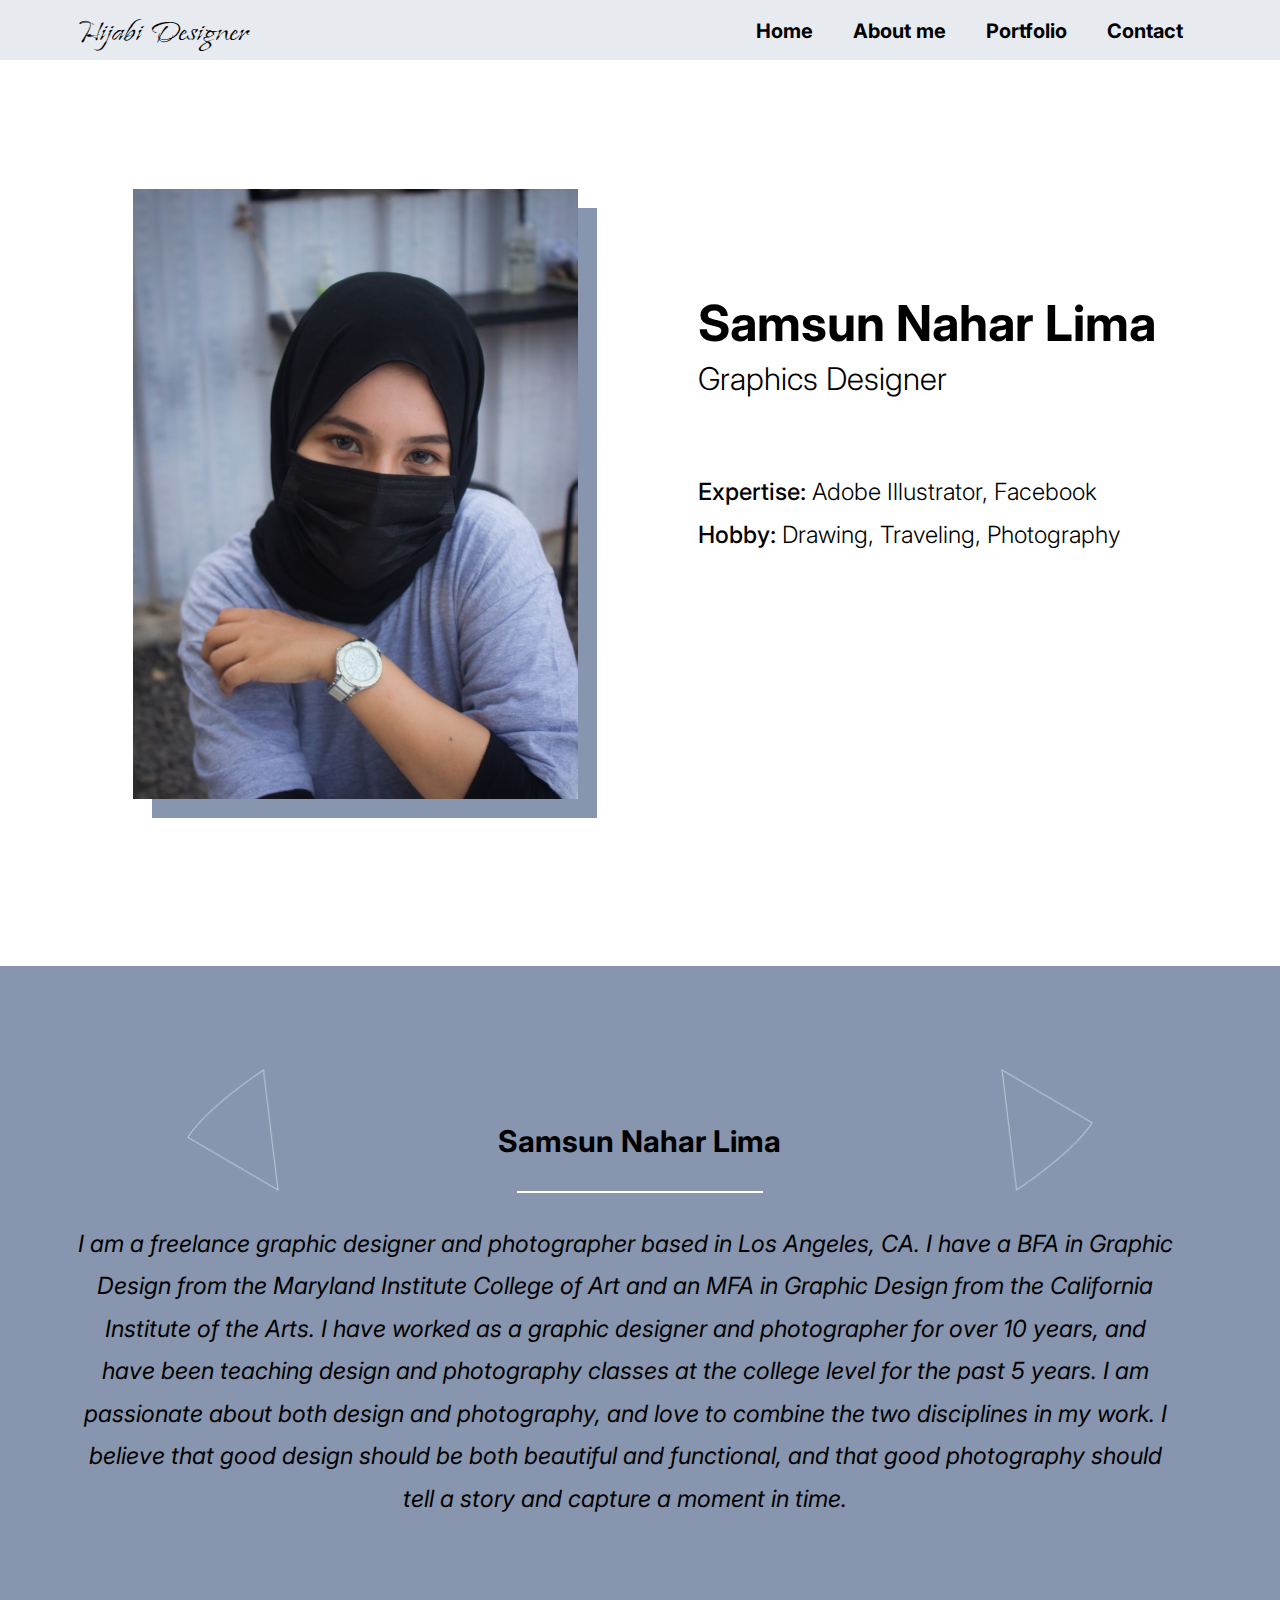
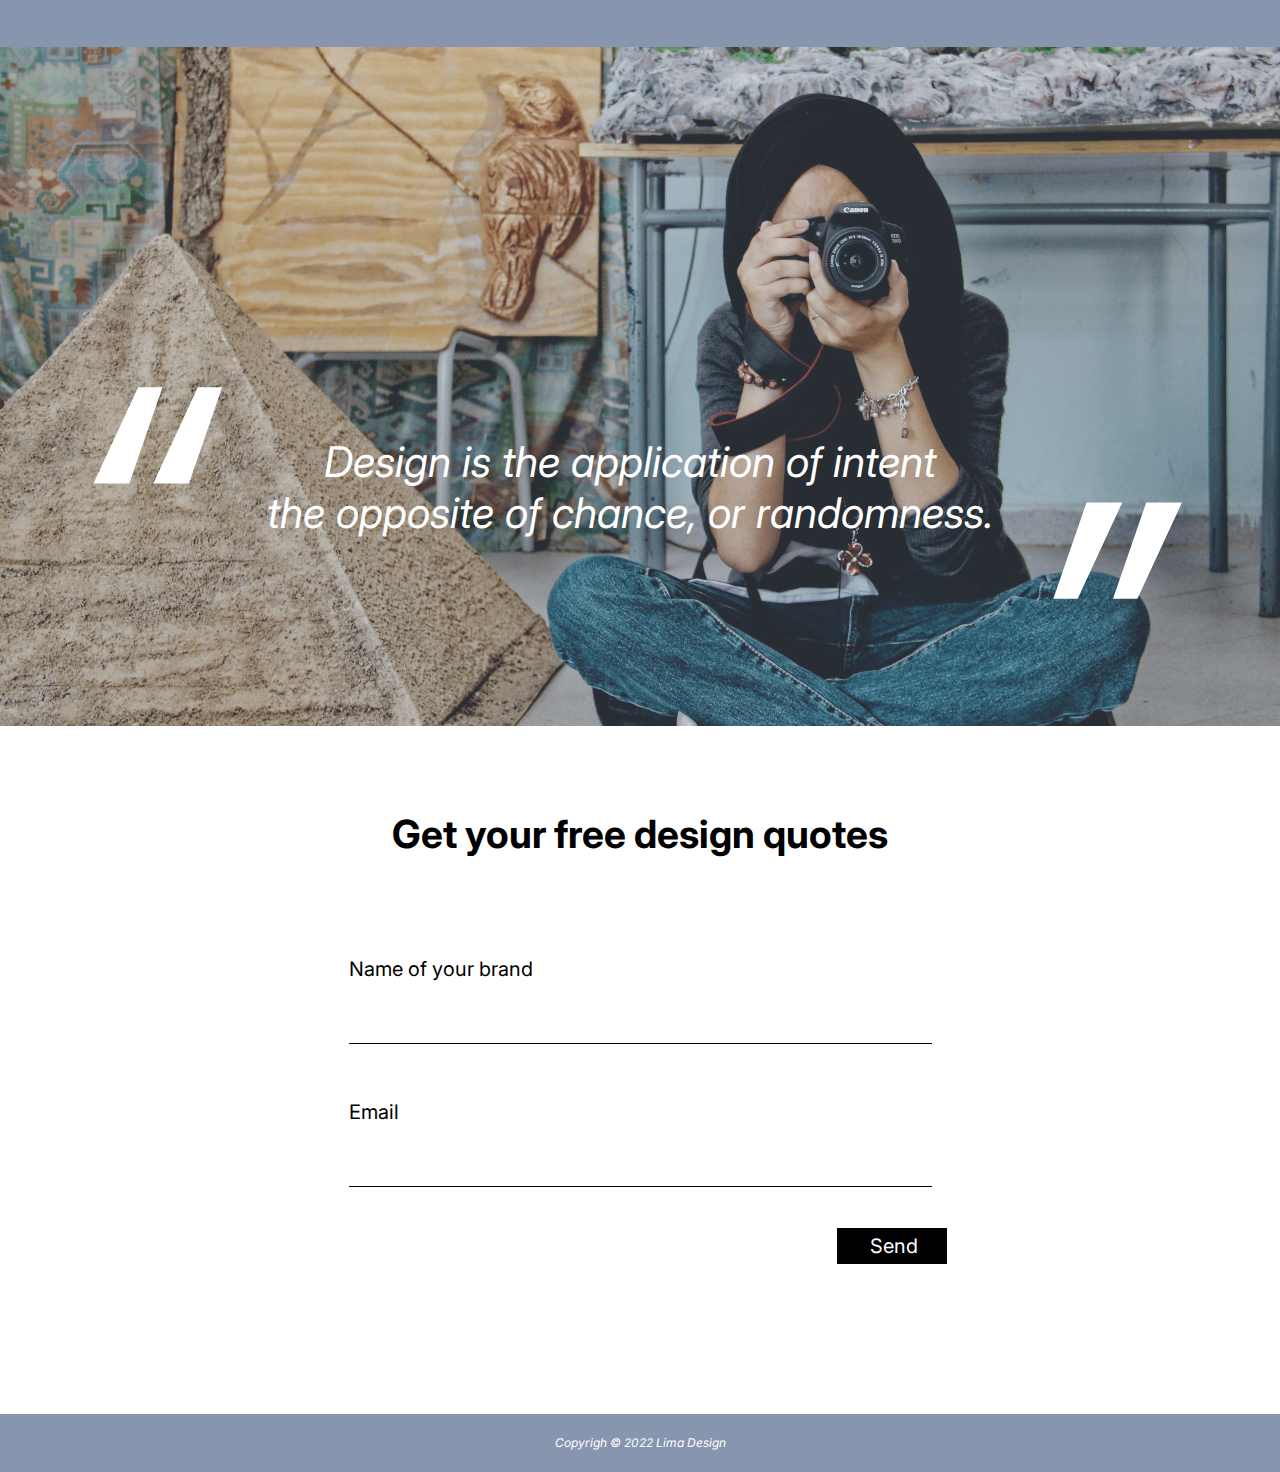
<file: S.N.Lima_(Minimal_portfolio)/index.html>
<!DOCTYPE html>
<html lang="en">

<head>
    <meta charset="UTF-8">
    <meta name="viewport" content="width=device-width, initial-scale=1.0">
    <link rel="stylesheet" href="CSS/style.css">
    <title>S. N. Lima (Minimal portfolio)</title>
</head>

<body>
    <div class="wrapper">
        <header class="header">
            <div class="header__container">
                <div class="header__logo">
                    <p class="logo">Hijabi Designer</p>
                </div>
                <div class="header__body">
                    <nav class="header__menu">
                        <ul class="menu__list">
                            <li class="menu__item">
                                <a href="#" class="menu__link">Home</a>
                            </li>
                            <li class="menu__item">
                                <a href="#" class="menu__link">About me</a>
                            </li>
                            <li class="menu__item">
                                <a href="#" class="menu__link">Portfolio</a>
                            </li>
                            <li class="menu__item">
                                <a href="#" class="menu__link">Contact</a>
                            </li>
                        </ul>
                    </nav>
                </div>
            </div>
        </header>
        <main class="page">
            <section class="page__main">
                <div class="main__container">
                    <div class="main__img">
                        <div class="main__block">
                            <img src="Img/Arabic.png" alt="Sorry" class="main__girl">
                        </div>
                    </div>
                    <div class="main__info">
                        <div class="main__title">
                            <h1>Samsun Nahar Lima</h1>
                        </div>
                        <div class="main__label">
                            <p class="label">
                                Graphics Designer
                            </p>
                            <div class="main__text">
                                <p class="text"><span class="bold">Expertise:</span> Adobe Illustrator, Facebook</p>
                                <p class="text"><span class="bold">Hobby:</span> Drawing, Traveling, Photography</p>
                            </div>
                        </div>
                    </div>
                </div>
            </section>
            <section class="page__text">
                <div class="text__container">
                    <div class="text__title">
                        <img src="Img/Vector 2triangle2.png" alt="Sorry" class="triangle">
                        <h2 class="title__text">Samsun Nahar Lima</h2>
                        <img src="Img/Vector 3triangle1.png" alt="Sorry" class="triangle">
                    </div>
                    <div class="text__line">
                        <div class="line"></div>
                    </div>
                    <div class="text__text">
                        <p class="text__info">I am a freelance graphic designer and photographer based in Los Angeles,
                            CA. I have a BFA in Graphic Design from the Maryland Institute College of Art and an MFA in
                            Graphic Design from the California Institute of the Arts. I have worked as a graphic
                            designer and photographer for over 10 years, and have been teaching design and photography
                            classes at the college level for the past 5 years. I am passionate about both design and
                            photography, and love to combine the two disciplines in my work. I believe that good design
                            should be both beautiful and functional, and that good photography should tell a story and
                            capture a moment in time.</p>
                    </div>
                </div>
            </section>
            <section class="page__bg">
                <div class="bg__container">
                    <div class="bg__info">
                        <div class="bg__decor">
                            <span class="bg__span">“</span>
                        </div>
                        <div class="bg__text">
                            <p class="bg__p">
                                Design is the application of intent
                                <br>
                                the opposite of chance, or randomness.
                            </p>
                        </div>
                        <div class="bg__decor1">
                            <span class="transform">“</span>
                        </div>
                    </div>
                </div>
            </section>
            <section class="page__input">
                <div class="input__container">
                    <div class="input__title">
                        <h2 class="title__title">Get your free design quotes</h2>
                    </div>
                    <div class="input__body">
                        <div class="body__text">
                            <p class="brand__name">Name of your brand</p>
                        </div>
                        <div class="body__input">
                            <input type="text" tabindex="1" class="input">
                        </div>
                        <div class="body__text">
                            <p class="email">Email</p>
                        </div>
                        <div class="body__input">
                            <input type="email" tabindex="2" class="input">
                        </div>
                        <div class="input__button">
                            <button type="button" class="button">Send</button>
                        </div>
                    </div>
                </div>
            </section>
        </main>
        <footer class="footer">
            <div class="footer__container">
                <div class="footer__text">
                    <p class="copyright">Copyrigh © 2022 Lima Design</p>
                </div>
            </div>
        </footer>
    </div>
</body>

</html>
</file>
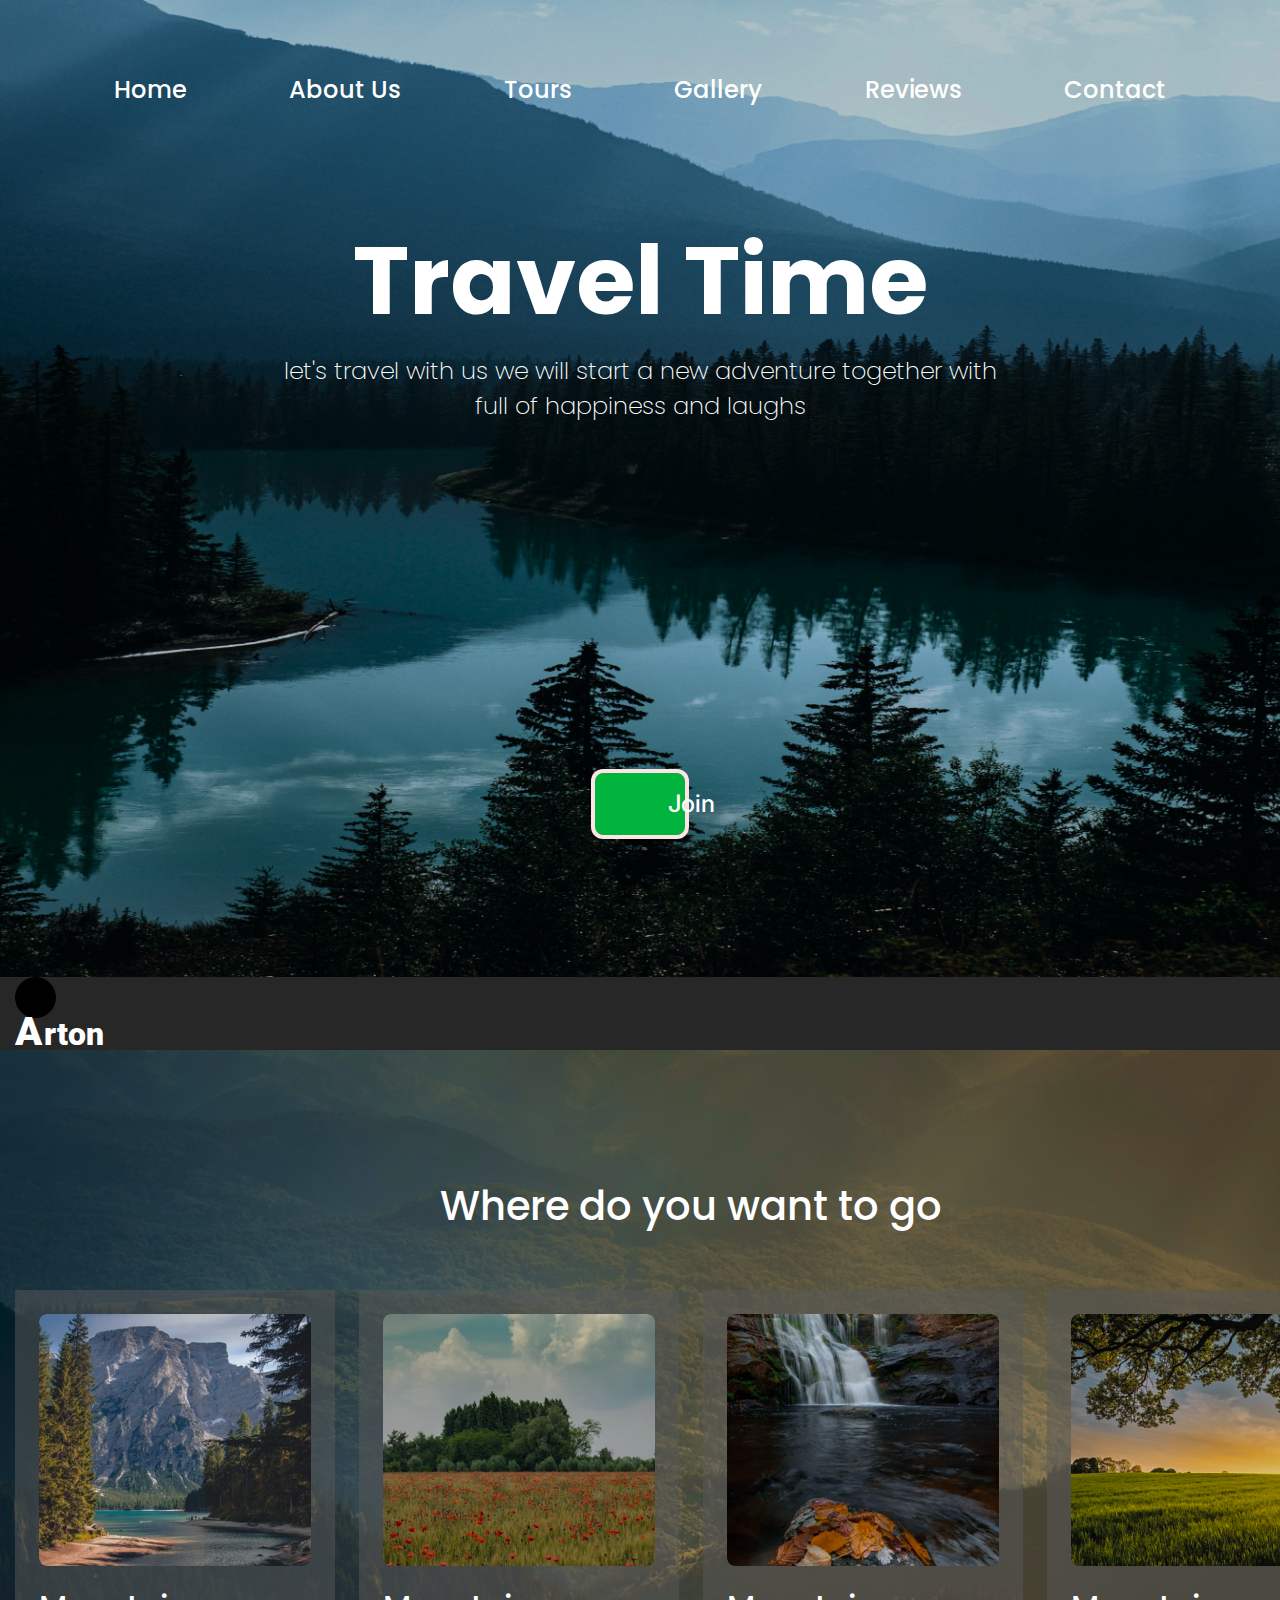
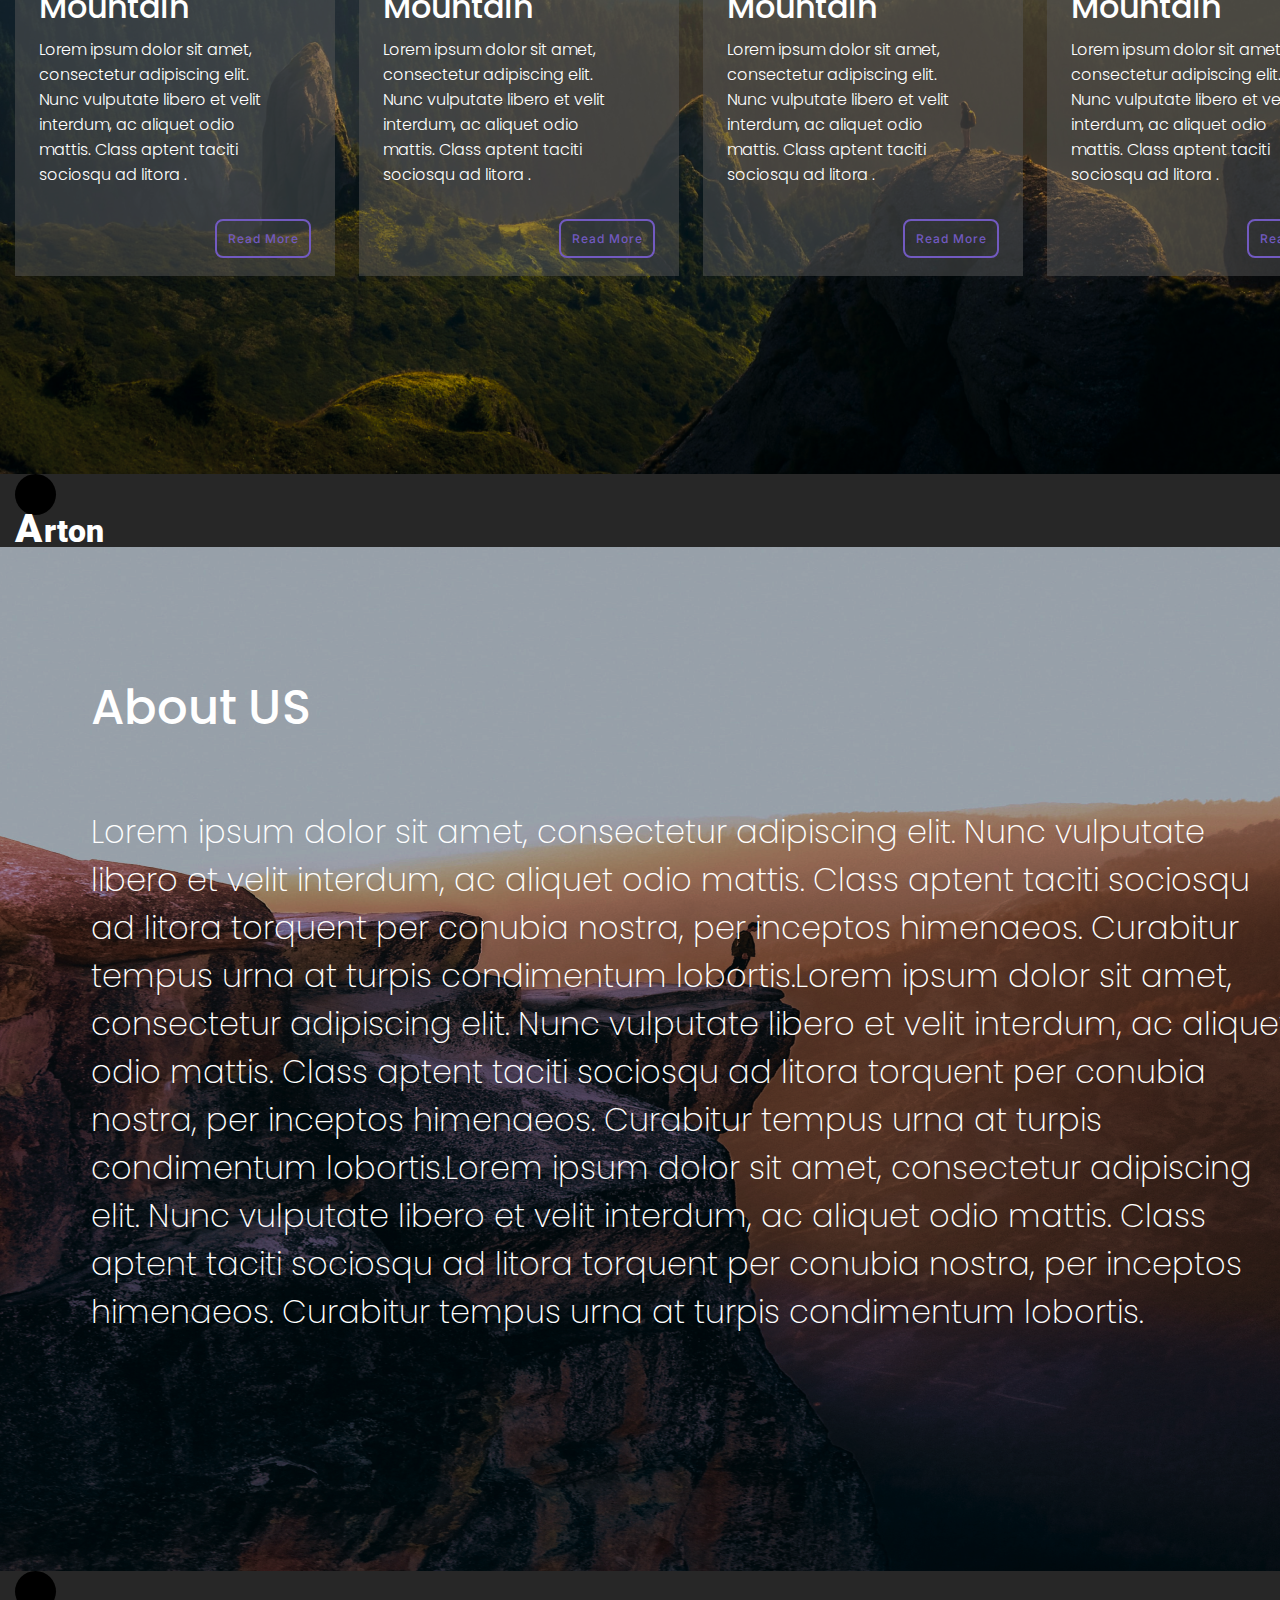
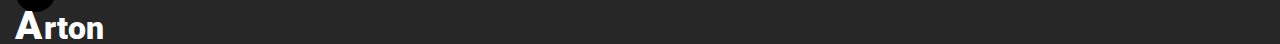
<file: Travel_time_Web_Design_(Community)/index.html>
<!DOCTYPE html>
<html lang="en">

<head>
    <meta charset="UTF-8">
    <meta name="viewport" content="width=device-width, initial-scale=1.0">
    <link rel="stylesheet" href="CSS/style.css">
    <title>Travel time Web Design (Community)</title>
</head>

<body>
    <div class="wrapper">
        <header class="header">
            <div class="header__container">
                <div class="header__body">
                    <nav class="header__menu">
                        <ul class="menu__list">
                            <li class="menu__item">
                                <a href="#" class="menu__link">Home</a>
                            </li>
                            <li class="menu__item">
                                <a href="#" class="menu__link">About Us</a>
                            </li>
                            <li class="menu__item">
                                <a href="#" class="menu__link">Tours</a>
                            </li>
                            <li class="menu__item">
                                <a href="#" class="menu__link">Gallery</a>
                            </li>
                            <li class="menu__item">
                                <a href="#" class="menu__link">Reviews</a>
                            </li>
                            <li class="menu__item">
                                <a href="#" class="menu__link">Contact</a>
                            </li>
                        </ul>
                    </nav>
                    <div class="header__info">
                        <div class="header__title">
                            <h1 class="title">Travel Time</h1>
                        </div>
                        <div class="header__text">
                            <p class="text__header">let's travel with us we will start a new adventure together with<br>
                                full of happiness and laughs</p>
                        </div>
                        <div class="header__button">
                            <button class="button__header">Join</button>
                        </div>
                    </div>
                </div>
            </div>
        </header>
        <main class="page">
            <section class="page__arton">
                <div class="arton__container">
                    <div class="arton__circle"></div>
                    <div class="arton__text">
                        <p class="text__arton"><span class="arton__letter">A</span>rton</p>
                    </div>
                </div>
            </section>
            <section class="main__page">
                <div class="main__container">
                    <div class="main__info">
                        <div class="main__title">
                            <h2 class="title__main">Where do you want to go</h2>
                        </div>
                        <div class="main__cards">
                            <div class="first__card">
                                <div class="card__icon">
                                    <img src="Images/card icons/icon1.png" alt="sorry" class="first__icon">
                                </div>
                                <div class="card__title">
                                    <h2 class="title__card">Mountain</h2>
                                </div>
                                <div class="card__text">
                                    <p class="text__card">
                                        Lorem ipsum dolor sit amet, consectetur adipiscing elit. Nunc
                                        vulputate libero et velit interdum, ac aliquet odio mattis. Class aptent taciti
                                        sociosqu ad litora .
                                    </p>
                                </div>
                                <button class="card__button">Read More</button>
                            </div>
                            <div class="first__card">
                                <div class="card__icon">
                                    <img src="Images/card icons/icon2.png" alt="sorry" class="first__icon">
                                </div>
                                <div class="card__title">
                                    <h2 class="title__card">Mountain</h2>
                                </div>
                                <div class="card__text">
                                    <p class="text__card">
                                        Lorem ipsum dolor sit amet, consectetur adipiscing elit. Nunc
                                        vulputate libero et velit interdum, ac aliquet odio mattis. Class aptent taciti
                                        sociosqu ad litora .
                                    </p>
                                </div>
                                <button class="card__button">Read More</button>
                            </div>
                            <div class="first__card">
                                <div class="card__icon">
                                    <img src="Images/card icons/icon3.png" alt="sorry" class="first__icon">
                                </div>
                                <div class="card__title">
                                    <h2 class="title__card">Mountain</h2>
                                </div>
                                <div class="card__text">
                                    <p class="text__card">
                                        Lorem ipsum dolor sit amet, consectetur adipiscing elit. Nunc
                                        vulputate libero et velit interdum, ac aliquet odio mattis. Class aptent taciti
                                        sociosqu ad litora .
                                    </p>
                                </div>
                                <button class="card__button">Read More</button>
                            </div>
                            <div class="first__card">
                                <div class="card__icon">
                                    <img src="Images/card icons/icon4.png" alt="sorry" class="first__icon">
                                </div>
                                <div class="card__title">
                                    <h2 class="title__card">Mountain</h2>
                                </div>
                                <div class="card__text">
                                    <p class="text__card">
                                        Lorem ipsum dolor sit amet, consectetur adipiscing elit. Nunc
                                        vulputate libero et velit interdum, ac aliquet odio mattis. Class aptent taciti
                                        sociosqu ad litora .
                                    </p>
                                </div>
                                <button class="card__button">Read More</button>
                            </div>
                        </div>
                    </div>
                </div>
            </section>
            <section class="page__arton">
                <div class="arton__container">
                    <div class="arton__circle"></div>
                    <div class="arton__text">
                        <p class="text__arton"><span class="arton__letter">A</span>rton</p>
                    </div>
                </div>
            </section>
            <section class="text__page">
                <div class="text__container">
                    <div class="text__title">
                        <h2 class="title__text">About US</h2>
                    </div>
                    <div class="text__text">
                        <p class="text">Lorem ipsum dolor sit amet, consectetur adipiscing elit. Nunc vulputate libero
                            et velit interdum, ac aliquet odio mattis. Class aptent taciti sociosqu ad litora torquent
                            per conubia nostra, per inceptos himenaeos. Curabitur tempus urna at turpis condimentum
                            lobortis.Lorem ipsum dolor sit amet, consectetur adipiscing elit. Nunc vulputate libero et
                            velit interdum, ac aliquet odio mattis. Class aptent taciti sociosqu ad litora torquent per
                            conubia nostra, per inceptos himenaeos. Curabitur tempus urna at turpis condimentum
                            lobortis.Lorem ipsum dolor sit amet, consectetur adipiscing elit. Nunc vulputate libero et
                            velit interdum, ac aliquet odio mattis. Class aptent taciti sociosqu ad litora torquent per
                            conubia nostra, per inceptos himenaeos. Curabitur tempus urna at turpis condimentum
                            lobortis.
                        </p>
                    </div>
                </div>
            </section>
            <section class="page__arton">
                <div class="arton__container">
                    <div class="arton__circle"></div>
                    <div class="arton__text">
                        <p class="text__arton"><span class="arton__letter">A</span>rton</p>
                    </div>
                </div>
            </section>
        </main>
        <footer class="footer">
            <div class="footer__container"></div>
        </footer>
    </div>
</body>

</html>
</file>
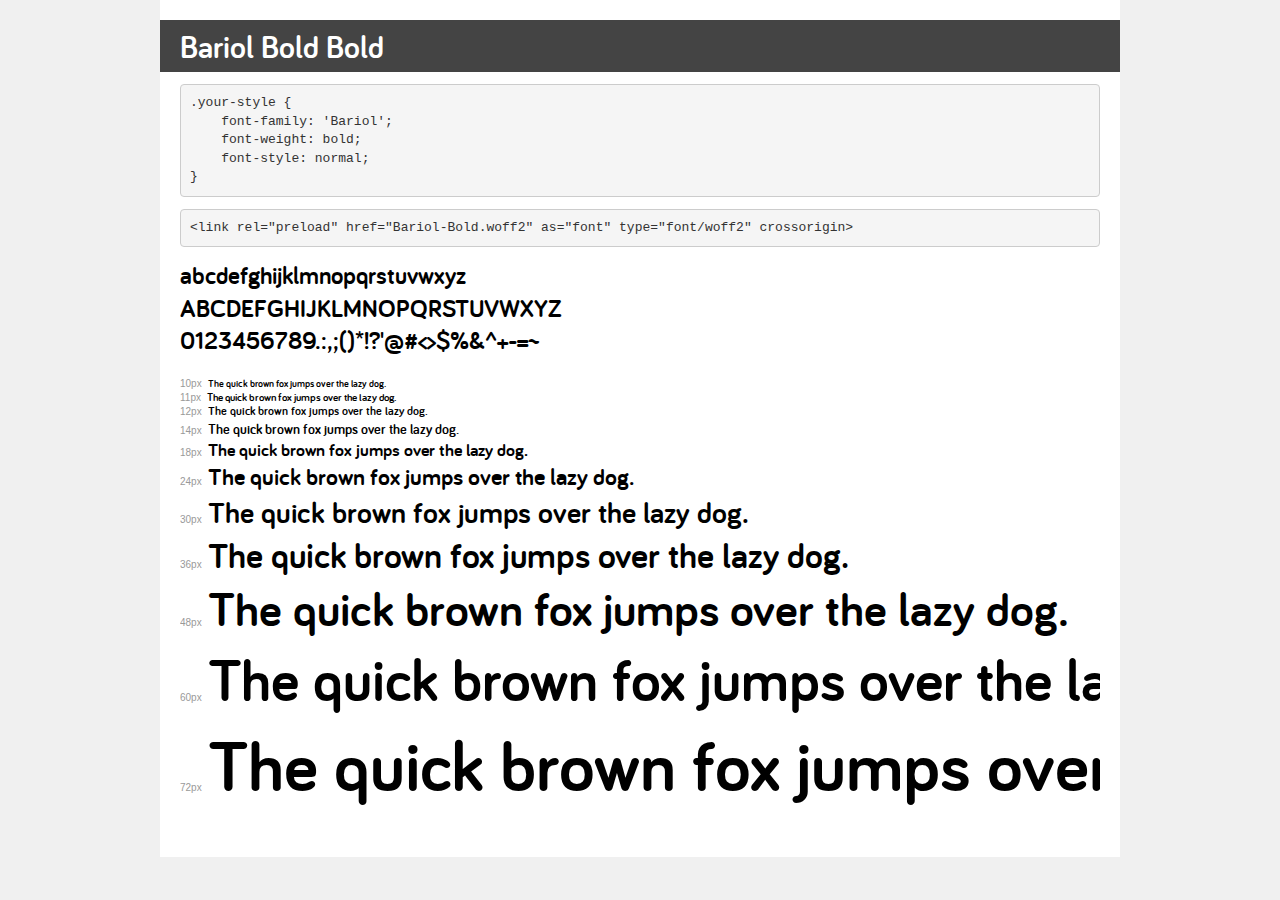
<file: Madelyn_Torf_Personal_Portfolio_Website/Fonts/demo.html>
<!DOCTYPE html>
<html lang="en">
<head>
    <meta charset="utf-8">
    <meta http-equiv="X-UA-Compatible" content="IE=edge">
    <meta name="viewport" content="width=device-width, initial-scale=1">
    <meta name="robots" content="noindex, noarchive">
    <meta name="format-detection" content="telephone=no">
    <title>Transfonter demo</title>
    <link href="stylesheet.css" rel="stylesheet">
    <style>
        /*
        http://meyerweb.com/eric/tools/css/reset/
        v2.0 | 20110126
        License: none (public domain)
        */
        html, body, div, span, applet, object, iframe,
        h1, h2, h3, h4, h5, h6, p, blockquote, pre,
        a, abbr, acronym, address, big, cite, code,
        del, dfn, em, img, ins, kbd, q, s, samp,
        small, strike, strong, sub, sup, tt, var,
        b, u, i, center,
        dl, dt, dd, ol, ul, li,
        fieldset, form, label, legend,
        table, caption, tbody, tfoot, thead, tr, th, td,
        article, aside, canvas, details, embed,
        figure, figcaption, footer, header, hgroup,
        menu, nav, output, ruby, section, summary,
        time, mark, audio, video {
            margin: 0;
            padding: 0;
            border: 0;
            font-size: 100%;
            font: inherit;
            vertical-align: baseline;
        }
        /* HTML5 display-role reset for older browsers */
        article, aside, details, figcaption, figure,
        footer, header, hgroup, menu, nav, section {
            display: block;
        }
        body {
            line-height: 1;
        }
        ol, ul {
            list-style: none;
        }
        blockquote, q {
            quotes: none;
        }
        blockquote:before, blockquote:after,
        q:before, q:after {
            content: '';
            content: none;
        }
        table {
            border-collapse: collapse;
            border-spacing: 0;
        }
        /* demo styles */
        body {
            background: #f0f0f0;
            color: #000;
        }
        .page {
            background: #fff;
            width: 920px;
            margin: 0 auto;
            padding: 20px 20px 0 20px;
            overflow: hidden;
        }
        .font-container {
            overflow-x: auto;
            overflow-y: hidden;
            margin-bottom: 40px;
            line-height: 1.3;
            white-space: nowrap;
            padding-bottom: 5px;
        }
        h1 {
            position: relative;
            background: #444;
            font-size: 32px;
            color: #fff;
            padding: 10px 20px;
            margin: 0 -20px 12px -20px;
        }
        .letters {
            font-size: 25px;
            margin-bottom: 20px;
        }
        .s10:before {
            content: '10px';
        }
        .s11:before {
            content: '11px';
        }
        .s12:before {
            content: '12px';
        }
        .s14:before {
            content: '14px';
        }
        .s18:before {
            content: '18px';
        }
        .s24:before {
            content: '24px';
        }
        .s30:before {
            content: '30px';
        }
        .s36:before {
            content: '36px';
        }
        .s48:before {
            content: '48px';
        }
        .s60:before {
            content: '60px';
        }
        .s72:before {
            content: '72px';
        }
        .s10:before, .s11:before, .s12:before, .s14:before,
        .s18:before, .s24:before, .s30:before, .s36:before,
        .s48:before, .s60:before, .s72:before {
            font-family: Arial, sans-serif;
            font-size: 10px;
            font-weight: normal;
            font-style: normal;
            color: #999;
            padding-right: 6px;
        }
        pre {
            display: block;
            padding: 9px;
            margin: 0 0 12px;
            font-family: Monaco, Menlo, Consolas, "Courier New", monospace;
            font-size: 13px;
            line-height: 1.428571429;
            color: #333;
            font-weight: normal;
            font-style: normal;
            background-color: #f5f5f5;
            border: 1px solid #ccc;
            overflow-x: auto;
            border-radius: 4px;
        }
        /* responsive */
        @media (max-width: 959px) {
            .page {
                width: auto;
                margin: 0;
            }
        }
    </style>
</head>
<body>
<div class="page">
    <div class="demo">
        <h1 style="font-family: 'Bariol'; font-weight: bold; font-style: normal;">Bariol Bold Bold</h1>
        <pre title="Usage">.your-style {
    font-family: 'Bariol';
    font-weight: bold;
    font-style: normal;
}</pre>
        <pre title="Preload (optional)">
&lt;link rel=&quot;preload&quot; href=&quot;Bariol-Bold.woff2&quot; as=&quot;font&quot; type=&quot;font/woff2&quot; crossorigin&gt;</pre>
        <div class="font-container" style="font-family: 'Bariol'; font-weight: bold; font-style: normal;">
            <p class="letters">
                abcdefghijklmnopqrstuvwxyz<br>
ABCDEFGHIJKLMNOPQRSTUVWXYZ<br>
                0123456789.:,;()*!?'@#&lt;&gt;$%&^+-=~
            </p>
            <p class="s10" style="font-size: 10px;">The quick brown fox jumps over the lazy dog.</p>
            <p class="s11" style="font-size: 11px;">The quick brown fox jumps over the lazy dog.</p>
            <p class="s12" style="font-size: 12px;">The quick brown fox jumps over the lazy dog.</p>
            <p class="s14" style="font-size: 14px;">The quick brown fox jumps over the lazy dog.</p>
            <p class="s18" style="font-size: 18px;">The quick brown fox jumps over the lazy dog.</p>
            <p class="s24" style="font-size: 24px;">The quick brown fox jumps over the lazy dog.</p>
            <p class="s30" style="font-size: 30px;">The quick brown fox jumps over the lazy dog.</p>
            <p class="s36" style="font-size: 36px;">The quick brown fox jumps over the lazy dog.</p>
            <p class="s48" style="font-size: 48px;">The quick brown fox jumps over the lazy dog.</p>
            <p class="s60" style="font-size: 60px;">The quick brown fox jumps over the lazy dog.</p>
            <p class="s72" style="font-size: 72px;">The quick brown fox jumps over the lazy dog.</p>
        </div>
    </div>

</div>
</body>
</html>
</file>
<file: Madelyn_Torf_Personal_Portfolio_Website/CSS/style.css>
@import url(https://fonts.googleapis.com/css?family=Nunito:regular,600,700&display=swap);
@import url(https://fonts.googleapis.com/css?family=Roboto:500&display=swap);
@import url(https://fonts.googleapis.com/css?family=Playfair+Display:700&display=swap);
@import url(https://fonts.googleapis.com/css?family=Raleway:500&display=swap);
@import url(https://fonts.googleapis.com/css?family=Montserrat:regular,600,700&display=swap);
@import url(https://fonts.googleapis.com/css?family=Comfortaa:700&display=swap);

@font-face {
    font-family: 'Bariol';
    src: url('../Fonts/Bariol-Regular.woff2') format('woff2'),
        url('../Fonts/Bariol-Regular.woff') format('woff');
    font-weight: normal;
    font-style: normal;
    font-display: swap;
}
@font-face {
    font-family: 'Bariol';
    src: url('../Fonts/Bariol-Bold.woff2') format('woff2'),
        url('../Fonts/Bariol-Bold.woff') format('woff');
    font-weight: 700;
    font-style: normal;
    font-display: swap;
}

* {
    padding: 0;
    margin: 0;
    border: 0;
}

*::before *,
*::before *::after {
    box-sizing: border-box;
}

html,
body {
    height: 100%;
    min-width: 20rem;
    line-height: 1;
}

a {
    color: inherit;
    text-decoration: none;
}

ul li {
    list-style: none;
}

img {
    vertical-align: top;
}

h1,
h2,
h3,
h4,
h5,
h6 {
    font-weight: inherit;
    font-size: inherit;
}

button {
    font-weight: inherit;
    font-size: inherit;
    line-height: inherit;
    cursor: pointer;
    color: inherit;
    background-color: transparent;
}

/* Скидаємо всі стилі для input */
input {
    margin: 0;
    padding: 0;
    border: none;
    outline: none;
    background: none;
    font: inherit;
    color: inherit;
}
textarea{
    border: none;
    padding: 0;
    margin: 0;
    resize: none;
    outline: none;
    background: none;
    font-family: inherit;
    font-size: inherit;
    color: inherit;
}

/* defoult styles */

body{
    font-family: 'Bariol';
    background-color: #f9faff;
}

.wrapper {
    min-height: 100%;
    overflow: clip;
    display: flex;
    flex-direction: column;
}

.page {
    flex: 1 1 auto;
}

/* adaptive-settings */

[class*="__container"] {
    max-width: 1200px;
    padding-left: 15px;
    padding-right: 15px;
    margin: 0 auto;
}

/* ____________________________header_____________________________ */

.header {
    width: 100%;
}
.header__container {
    display: flex;
    flex-direction: row;
    justify-content: space-between;
    height: 56px;
}
.header__logo {
    padding: 12px;
}
.logo {
    color: rgb(37, 40, 43);
    font-family: Comfortaa;
    font-size: 18px;
    font-weight: 700;
    line-height: 180%;
    letter-spacing: 0px;
    text-align: left;
}
.header__body {
    padding: 14px;
}
.header__menu {
    display: flex;
    flex-direction: row;
    justify-content: space-between;
    align-items: center;
}
.menu__list {
    display: flex;
    flex-direction: row;
    justify-content: space-between;
    align-items: center;
    flex-wrap: wrap;
    gap: 1.2rem;
}
.menu__item {
    padding-left: 48px;
}
.menu__link {
    color: rgb(37, 40, 43);
    font-family: Raleway;
    font-size: 18px;
    font-weight: 500;
    line-height: 28px;
}
/* ___________________main_____________________ */

.page__main {
}
.main__container {
}
.main__body {
    width: 486px;
    height: 408px;
}
.main__label {
    margin-top: 67px;
    margin-bottom: 12px;
}
.label__text {
    color: rgb(253, 196, 53);
    font-family: Nunito;
    font-size: 20px;
    font-weight: 700;
    line-height: 27px;
    letter-spacing: 0%;
    text-align: left;
    text-transform: uppercase;
}
.main__titel {
    margin-bottom: 32px;
}
.title__main {
    color: rgb(51, 51, 51);
    font-family: Playfair Display;
    font-size: 64px;
    font-weight: 700;
    line-height: 120%;
    letter-spacing: 0%;
    text-align: left;
}
.main__text {
    margin-bottom: 32px;
}
.text__main {
    color: rgb(130, 130, 130);
    font-family: Nunito;
    font-size: 24px;
    font-weight: 400;
    line-height: 36px;
    letter-spacing: 0%;
    text-align: left;
}
.main__button {
}
.button__main1 {
    color: rgb(37, 40, 43);
    font-family: Roboto;
    font-size: 18px;
    font-weight: 500;
    border-radius: 8px;
    background: rgb(253, 196, 53);
    width: 115px;
    height: 43px;
    padding: 8px 24px 8px 24px;
    margin-right: 12px;
}
.button__main2 {
    color: rgb(37, 40, 43);
    font-family: Roboto;
    font-size: 18px;
    font-weight: 500;
    border: 2px solid rgb(37, 40, 43);
    border-radius: 8px;
    padding: 8px 24px 8px 24px;
    width: 117px;
    height: 43px;
}
.main__img {
}
.img__main {
    position: absolute;
    right: 0;
    top: 0;
    z-index: -1;
}

/* second section */

.page__projects {
    display: flex;
    flex-direction: column;
}
.projects__container {
    margin-top: 254px;
}
.projects__body {
}
.projects__title {
    text-align: center;
}
.title__projects {
    color: rgb(37, 40, 43);
    font-family: Playfair Display;
    font-size: 48px;
    font-weight: 700;
    line-height: 72px;
    text-align: center;
}
.title__line {
    display: inline-block;
    width: 100px;
    height: 4px;
    text-align: center;
    border-radius: 2px;
    background-color: #FDC435;
    margin: 4px 0 0 0;
}
.projects__cards {
    display: flex;
    flex-direction: row;
    width: 992px;
    height: 524px;
    background-color: #FFFFFF;
    border-radius: 8px;
    margin-top: 80px;
    border-radius: 8px;
}
.card__body {
    padding: 146.5px 38.88px 145.5px 50.44px;
}
.body__title {
}
.card__title {
    color: rgb(37, 40, 43);
    font-family: Playfair Display;
    font-size: 40px;
    font-weight: 700;
    line-height: 150%;
}
.body__text {
    margin: 24px 0;
}
.card__text {
    color: rgb(130, 130, 130);
    font-family: Nunito;
    font-size: 18px;
    font-weight: 400;
    line-height: 150%;
}
.body__button {
    border: 1px solid rgb(37, 40, 43);
    border-radius: 24px;
    width: 150px;
    display: inline;
    padding: 8px 24px;
}
.card__button {
    color: rgb(37, 40, 43);
    font-family: Roboto;
    font-size: 18px;
    font-weight: 500;
    line-height: 150%;
}
.card__img {
}
.img__card {
    border-radius: 0 8px 8px 0;
}
.img__cardcenter{
    border-radius: 8px 0 0 8px;
}

/* third section */

.page__form {
}
.form__container {
    width: 400px;
    display: flex;
    justify-content: center;
}
.form__body {
}
.form__title {
    text-align: center;
    margin-top: 144px;
}
.title__form {
    color: rgb(37, 40, 43);
    font-family: Playfair Display;
    font-size: 48px;
    font-weight: 700;
    line-height: 72px;
    text-align: center;
}
.form__line {
    display: inline-block;
    width: 100px;
    height: 4px;
    text-align: center;
    border-radius: 2px;
    background-color: #FDC435;
    margin: 4px 0 0 0;
    margin-bottom: 85px;
}
.form__form {
}
.form__name {
    color: rgb(37, 40, 43);
    font-family: Nunito;
    font-size: 16px;
    font-weight: 600;
    line-height: 22px;
    letter-spacing: 0%;
    text-align: left;
}
.name {
    margin-bottom: 8px;
}
.form__input {
}
.input {
    border: 1px solid rgb(232, 236, 244);
    border-radius: 8px;
    background: rgb(255, 255, 255);
    width: 400px;
    height: 40px;
    margin-bottom: 24px;
}
.text__area {
    border: 1px solid rgb(232, 236, 244);
    border-radius: 8px;
    background: rgb(255, 255, 255);
    width: 400px;
    height: 160px;
    margin-bottom: 24px;
}
.form__button {
    margin-bottom: 54.50px;
}
.button__form {
    color: rgb(37, 40, 43);
    font-family: Roboto;
    font-size: 18px;
    font-weight: 500;
    border-radius: 8px;
    background: rgb(253, 196, 53);
    padding: 8px 24px 8px 24px;
    float: right;
}

/* footer */

.footer {
}
.footer__container {
    text-align: center;
    width: 192px;
}
.footer__body {
    text-align: center;
    margin-top: 56px;
    margin-bottom: 32px;
}
.footer__icons {
    display: flex;
    justify-content: space-between;
    margin-bottom: 37px;
}
.icon {
}
.footer__text {
    color: rgb(130, 130, 130);
    font-family: Nunito;
    font-size: 16px;
    font-weight: 400;
    line-height: 22px;
    text-align: center;
}
.footer__p {
}
.footer__img {
}
.yellow__spot {
    width: 100%;
}
/* ______________________________________ */

.menu__link{
    position: relative;
    padding: 0.5rem;
}
.menu__link::before{
    content: "";
    position: absolute;
    width: 100%;
    height: 2px;
    background: rgb(37, 40, 43);;
    border-radius: 5px;
    transform: scaleX(0);
    transition: all 0.6s ease;
    bottom: 0;
    left: 0;
}
.menu__link:hover::before{
    transform: scaleX(1);
}
/* _____________________________________ */
</file>
<file: S.N.Lima_(Minimal_portfolio)/CSS/style.css>
@import url(https://fonts.googleapis.com/css?family=Inter:300,italic,regular,700&display=swap);
@import url(https://fonts.googleapis.com/css?family=Island+Moments:regular&display=swap);

* {
  padding: 0;
  margin: 0;
  border: 0;
}
*::before
*,
*::before
*::after{
  box-sizing: border-box;
}
html,
body{
  height: 100%;
  min-width: 20rem;
  line-height: 1;
}
a {
  color: inherit;
  text-decoration: none;
}
ul li {
  list-style: none;
}
img {
  vertical-align: top;
}
h1,
h2,
h3,
h4,
h5,
h6 {
  font-weight: inherit;
  font-size: inherit;
}
button {
  font-weight: inherit;
  font-size: inherit;
  line-height: inherit;
  cursor: pointer;
  color: inherit;
  background-color: transparent;
}
/* Скидаємо всі стилі для input */
input {
  margin: 0;
  padding: 0;
  border: none;
  outline: none;
  background: none;
  font: inherit;
  color: inherit;
}

  /* _____________________________________________defoult styles____________________________________________ */

body{
  font-family: Inter;
  font-size: 23.61px;
  color: black;
}
.wrapper{
  min-height: 100%;
  overflow: clip;
  display: flex;
  flex-direction: column;
}
.page{
  flex: 1 1 auto;
}

/* ___________________________________________________adaptive-settings___________________________________________________ */

[class*="__container"] {
  max-width: 1125px;
  padding-left: 15px; 
  padding-right: 15px;
  margin: 0 auto;
}

/* ____________________________________________________ header ____________________________________________________*/

.header {
  background-color: #8795AF33;
  width: 100%;
}
.header__container {
  display: flex;
  flex-direction: row;
  justify-content: space-between;
}
.header__logo {
  height: 43px;
  width: 174;
  margin-top: 12px;
  margin-bottom: 5px;
}
.logo {
  color: black;
  font-size: 37.43px;
  font-family: Island Moments;
  font-weight: 400;
  line-height: normal;
}
.header__body {
}
.header__menu {
  display: flex;
  flex-direction: row;
  justify-content: space-between;
  align-items: center;
}
.menu__list {
  display: flex;
  flex-direction: row;
  justify-content: space-between;
  align-items: center;
  flex-wrap: wrap;
}
.menu__item {
  color: black;
  font-size: 20px;
  font-family: Inter;
  font-weight: 700;
  margin-top: 21px;
  margin-bottom: 15px;
  margin-right: 20px;
  margin-left: 20px;
}
.menu__link {
}
.menu__item:hover{
  text-decoration: underline;
  color: #0c0a0aa1;
  transition-duration: 0.5s;
}

/* ______________________________________________________ main page _______________________________________________________ */

.page {
}
.page__main {
}
.main__container {
  display: flex;
  justify-content: space-between;

}
.main__img {
  margin: 148px 74px;
}
.main__block {
  background: #8795AF;
  width: 445px;
  height: 610px;
}
.main__girl {
  width: 445px;
  height: 610px;
  position: relative;
  bottom: 19px;
  right: 19px;
}
.main__info {
}
.main__title {
  color: #000;
  font-family: Inter;
  font-size: 49.6px;
  font-style: normal;
  font-weight: 700;
  line-height: normal;
  margin: 233px 47px 7px 0;
}
.main__label {
  
}
.label {
  color: #000;
  font-family: Inter;
  font-size: 31.437px;
  font-style: normal;
  font-weight: 300;
  line-height: normal;
  margin-bottom: 79.47px;
}
.main__text {
  
}
.text {
  color: #000;
  font-family: Inter;
  font-size: 23.606px;
  font-style: normal;
  font-weight: 300;
  line-height: normal;
  margin-bottom: 13.53px;
}
.bold {
  color: #000;
  font-family: Inter;
  font-size: 23.606px;
  font-style: normal;
  font-weight: 500;
  line-height: normal;
}

/* _________________________________________________________second section_____________________________________________________ */

.page__text {
  background-color:#8795AF;
}
.text__container {
  text-align: center;
}
.triangle{
  width: 92px;
  height: 122px;
  flex-shrink: 0;
  margin-top: 103px;
}
.text__title {
  display: flex;
  flex-direction: row;
  justify-content: space-around;
}
.title__text {
  color: #000;
  font-family: Inter;
  font-size: 30px;
  font-style: normal;
  font-weight: 700;
  line-height: normal;
  padding-top: 157px;
  padding-bottom: 32px;
}
.text__line {
  display: flex;
  flex-direction: row;
  justify-content: center;
}
.line{
  width: 244px;
  border: solid white 1px;
  margin-bottom: 30px;
}
.text__text {
  width: 1095px;
  height: 290px;
  flex-shrink: 0;
  padding-bottom: 134px;
}
.text__info {
  color: #000;
  text-align: center;
  font-family: Inter;
  font-size: 23.606px;
  font-style: italic;
  font-weight: 400;
  line-height: 180.523%; /* 42.614px */
}

/* __________________________________________________________background IMG________________________________________________________________ */

.page__bg {
  background: url(../Img/Fotographer.png);
  background-size: cover;
}
.bg__container {
  height: 679px;
  text-align: center;
  display: flex;
  flex-direction: row;
  justify-content: center;
  position: relative;
}
.bg__info {
  display: flex;
  flex-direction: column;
  justify-content: center;
}
.bg__text {
  display: flex;
  flex-direction: row;
  justify-content: space-between;
  position: relative;
  top: 100px;
  padding-right: 20px;
}
.bg__p {    
  color: white;
  font-size: 42.19px;
  font-family: Inter;
  font-style: italic;
  font-weight: 400;
  line-height: normal;
  width: 794px;
  height: 102px;
  text-align: center;
}
.bg__decor {
  position: absolute;
  top: 243.16px;
  left: 0px;
}
.bg__decor1{
  position: absolute;
  bottom: 30px;
  right: 0px;
}
.bg__span {
  color: white;
  font-family: Inter;
  font-style: italic;
  font-weight: 400;
  font-size: 402.24px;
  width: 154px;
  height: 487px;
  line-height: normal; 
}
.transform {
  color: white;
  font-family: Inter;
  font-style: italic;
  font-weight: 400;
  font-size: 402.24px;
  width: 154px;
  height: 487px;
  line-height: normal;
  transform: rotate(-180deg);
  display: inline-block;
}

/* _____________________________________________________main input____________________________________________________________ */

.page__input {
}
.input__container {
  width: 583px;
  height: 604px;
  position: relative;
}
.input__title {
  margin-top: 84px;
  margin-bottom: 100px;
}
.title__title {
  color: #000;
  font-family: Inter;
  font-size: 38.856px;
  font-style: normal;
  font-weight: 700;
  line-height: normal;
  text-align: center;
}
.input__body {
}
.body__text {
}
.brand__name {
  color: #000;
  font-family: Inter;
  font-size: 20px;
  font-style: normal;
  font-weight: 400;
  line-height: normal;
  margin-bottom: 33px;
}
.body__input {
  width: 583px;
}
.input {
  border-bottom: solid #000 1px;
  width: 100%;
} 
.email {
  color: #000;
  font-family: Inter;
  font-size: 20px;
  font-style: normal;
  font-weight: 400;
  line-height: normal;
  margin-bottom: 33px;
  margin-top: 56px;
}
.input__button {
  text-align: right;
  width: 110px;
  height: 36px;
  position: absolute;
  right: 0px;
}
.button {
  color: #FFF;
  text-align: center;
  font-family: Inter;
  font-size: 20px;
  font-style: normal;
  font-weight: 400;
  line-height: normal;
  background-color: #000;
  width: 110px;
  height: 36px;
  flex-shrink: 0;
  padding: 6px 28px 6px 33px;
  margin-top: 41px;
  transition-duration: 0.5s;
}
.button:hover{
  width: 115px;
  height: 41px;
  transition-duration: 0.5s;
}

/* _________________________________________________________footer_______________________________________________________________ */

.footer {
  height: 58px;
  background-color: #8795AF;
}
.footer__container {
  height: 58px;
}
.footer__text {
  margin-top: 21px;
  margin-bottom: 22px;
}
.copyright {
  color: #FFF;
  text-align: center;
  font-family: Inter;
  font-size: 12px;
  font-style: italic;
  font-weight: 400;
  line-height: normal;
}
</file>
<file: Travel_time_Web_Design_(Community)/CSS/style.css>
@import url(https://fonts.googleapis.com/css?family=Poppins:200,300,500,700&display=swap);
@import url(https://fonts.googleapis.com/css?family=Inter:500&display=swap);
@import url(https://fonts.googleapis.com/css?family=Roboto:900&display=swap);

* {
    padding: 0;
    margin: 0;
    border: 0;
}

*::before *,
*::before *::after {
    box-sizing: border-box;
}

html,
body {
    height: 100%;
    min-width: 20rem;
    line-height: 1;
}

a {
    color: inherit;
    text-decoration: none;
}

ul li {
    list-style: none;
}

img {
    vertical-align: top;
}

h1,
h2,
h3,
h4,
h5,
h6 {
    font-weight: inherit;
    font-size: inherit;
}

button {
    font-weight: inherit;
    font-size: inherit;
    line-height: inherit;
    cursor: pointer;
    color: inherit;
    background-color: transparent;
}

/* Скидаємо всі стилі для input */
input {
    margin: 0;
    padding: 0;
    border: none;
    outline: none;
    background: none;
    font: inherit;
    color: inherit;
}

/* defoult styles */

body {
    font-family: Poppins;
    color: var(--White, #FFF);
}

.wrapper {
    min-height: 100%;
    overflow: clip;
    display: flex;
    flex-direction: column;
}

.page {
    flex: 1 1 auto;
}

/* adaptive-settings */

[class*="__container"] {
    max-width: 1352px;
    padding-left: 15px;
    padding-right: 15px;
    margin: 0 auto;
}

/* header */

.header {
    background: url(../Images/BG1.png);
    background-color: rgba(0, 0, 0, 0.2);
    background-blend-mode: multiply;
    background-size: cover;
    height: 977px;
}

.header__container {}

.header__body {}

.header__menu {}

.menu__list {
    display: flex;
    flex-direction: row;
    justify-content: space-between;
    align-items: center;
    flex-wrap: wrap;
    gap: 1.2rem;
    list-style: none;
}

.menu__item {
    color: var(--White, #FFF);
    font-family: Poppins;
    font-size: 24px;
    font-style: normal;
    font-weight: 500;
    line-height: normal;
    margin-top: 72px;
}
.menu__link{
    color: #FFF;
    position: relative;
    padding: 0.5rem;
}
.menu__link::before{
    content: "";
    position: absolute;
    width: 100%;
    height: 2px;
    background: #fff;
    border-radius: 5px;
    transform: scaleX(0);
    transition: all 0.6s ease;
    bottom: 0;
    left: 0;
}
.menu__link:hover::before{
    transform: scaleX(1);
}

.header__info {}

.header__title {
    text-align: center;
    margin-top: 101px;
}

.title {
    color: var(--White, #FFF);
    font-family: Poppins;
    font-size: 96px;
    font-style: normal;
    font-weight: 700;
    line-height: normal;
}

.header__text {
    margin-bottom: 350px;
}

.text__header {
    color: var(--White, #FFF);
    text-align: center;
    font-family: Poppins;
    font-size: 24px;
    font-style: normal;
    font-weight: 275;
    line-height: normal;
}

.header__button {
    border-radius: 8px;
    border: 1px solid #00B43D;
    background: #00B43D;
    box-shadow: 0px 0px 0px 4px #FEE4E2, 0px 1px 2px 0px rgba(16, 24, 40, 0.05);
    margin-left: 580px;
    margin-right: 580px;
}

.button__header {
    color: var(--White, #FFF);
    font-family: Inter;
    font-size: 24px;
    font-style: normal;
    font-weight: 500;
    line-height: 28px;
    display: flex;
    width: 191px;
    padding: 16px 28px;
    justify-content: center;
    align-items: center;
    gap: 12px;
    align-self: stretch;
}

.menu__item:last-child {
    margin-right: 91px;
}

.menu__item:first-child {
    margin-left: 91px;
}

/* main content */

.page__arton {
    background: #272727;
}
.arton__container {
    height: 73px;
    flex-shrink: 0;
}
.arton__circle {
    width: 41px;
    height: 41px;
    flex-shrink: 0;
    background-color: #000;
    border-radius: 50%;
}
.arton__text {
}
.text__arton {
    color: #FFF;
    font-family: Roboto;
    font-size: 32px;
    font-style: normal;
    font-weight: 900;
    line-height: 28px;
}
.arton__letter{
    font-size: 40px;
    margin-right: 1.5px;
}

/* second section */

.main__page {
    background: url(../Images/BG2.png);
    background-size: cover;
}
.main__container {
    width: 1440px;
    height: 1024px;
    flex-shrink: 0;
}
.main__info {
}
.main__title {
}
.title__main {
    color: var(--White, #FFF);
    font-family: Poppins;
    font-size: 40px;
    font-style: normal;
    font-weight: 500;
    line-height: normal;
    text-align: center;
    padding-top: 126px;
}
.main__cards {
    margin-top: 54px;
    display: flex;
    flex-direction: row;
    justify-content: space-between;
    align-items: center;
    flex-wrap: wrap;
}
.first__card {
    width: 320px;
    height: 586px;
    flex-shrink: 0;
    background: rgba(88, 88, 88, 0.50);
}
.card__icon {
    padding-top: 24px;
    margin-left: 24px;
}
.first__icon {
    width: 272px;
    height: 252px;
    flex-shrink: 0;
    border-radius: 8px;
}
.card__title {
    margin-left: 24px;
    margin-top: 17px;
}
.title__card {
    color: var(--White, #FFF);
    font-family: Poppins;
    font-size: 32px;
    font-style: normal;
    font-weight: 500;
    line-height: normal;
}
.card__text {
    width: 225px;
    margin-left: 24px;
    margin-top: 6px;
}
.text__card {
    color: var(--White, #FFF);
    font-family: Poppins;
    font-size: 16px;
    font-style: normal;
    font-weight: 300;
    line-height: normal;
}
.card__button {
    /* color: #FFF;
    font-family: Inter;
    font-size: 12px;
    font-style: normal;
    font-weight: 500;
    line-height: 28px;
    width: 96px;
    height: 39px;
    flex-shrink: 0;
    border-radius: 8px;
    background: rgba(78, 78, 78, 0.45);
    margin-top: 32px;
    margin-left: 200px; */
    position: relative;
    display: inline-block;
    text-align: center;
    font-size: 18px;
    letter-spacing: 1px;
    text-decoration: none;
    color: #725ac1;
    background: transparent;
    cursor: pointer;
    transition: ease-out 0.5s;
    border: 2px solid #725ac1;
    border-radius: 8px;
    box-shadow: inset 0 0 0 0 #725ac1;
    margin-top: 32px;
    margin-left: 200px;
    font-family: Inter;
    font-size: 12px;
    font-style: normal;
    font-weight: 500;
    line-height: 28px;
    width: 96px;
    height: 39px;
    flex-shrink: 0;
}
.card__button:hover{
    color: white;
    box-shadow: inset 0 -100px 0 0 #725ac1;
}
.card__button:active{
    transform: scale(0.9);
}

/* third section */

.text__page {
    background: url(../Images/BG3.png);
    background-size: cover;
    background-color: rgba(0, 0, 0, 0.3);
    background-blend-mode: multiply;
}
.text__container {
    width: 1440px;
    height: 1024px;
    flex-shrink: 0;
}
.text__title {
    margin-left: 76px;
    padding-top: 125px;
}
.title__text {
    color: var(--White, #FFF);
    font-family: Poppins;
    font-size: 48px;
    font-style: normal;
    font-weight: 500;
    line-height: normal;
}
.text__text {
    width: 1205px;
    height: 628px;
    flex-shrink: 0;
    margin-left: 76px;
    margin-top: 64px;
}
.text {
    color: var(--White, #FFF);
    font-family: Poppins;
    font-size: 32px;
    font-style: normal;
    font-weight: 275;
    line-height: normal;
}
.page{
}
</file>
<file: Madelyn_Torf_Personal_Portfolio_Website/Fonts/stylesheet.css>
@font-face {
    font-family: 'Bariol';
    src: url('Bariol-Bold.woff2') format('woff2'),
        url('Bariol-Bold.woff') format('woff');
    font-weight: bold;
    font-style: normal;
    font-display: swap;
}
</file>
<file: Nexcent/css/style.css>
/* Reset CSS Import */
@import url(../css/reset.css);
/* Fonts */
@import url("https://fonts.googleapis.com/css?family=Inter:regular,500,600,700&display=swap");
/* Defoult Styles */
body {
  font-family: "Inter";
  font-size: 16px;
  color: #717171;
  font-weight: 400;
}

.wrapper {
  min-height: 100%;
  overflow: clip;
  display: -webkit-box;
  display: -ms-flexbox;
  display: flex;
  -webkit-box-orient: vertical;
  -webkit-box-direction: normal;
      -ms-flex-direction: column;
          flex-direction: column;
}

.page {
  display: -webkit-box;
  display: -ms-flexbox;
  display: flex;
  -webkit-box-flex: 1;
      -ms-flex: 1 1 auto;
          flex: 1 1 auto;
  -webkit-box-orient: vertical;
  -webkit-box-direction: normal;
      -ms-flex-direction: column;
          flex-direction: column;
}

/* Adaptive Settings */
[class*=__container] {
  max-width: 1262px;
  padding-left: 15px;
  padding-right: 15px;
  margin: 0 auto;
  -webkit-box-sizing: border-box;
          box-sizing: border-box;
}

/* Breake Points */
@media (max-width: 1200px) {
  [class*=__container] {
    max-width: 970px;
  }
}
@media (max-width: 992px) {
  [class*=__container] {
    max-width: 750px;
  }
}
@media (max-width: 767px) {
  [class*=__container] {
    max-width: none;
    padding-left: 5px;
    padding-right: 5px;
  }
}
/* HEADER */
.header {
  background: #f5f7fa;
}
.header__container {
  display: -webkit-box;
  display: -ms-flexbox;
  display: flex;
  -webkit-box-pack: justify;
      -ms-flex-pack: justify;
          justify-content: space-between;
  -webkit-box-align: center;
      -ms-flex-align: center;
          align-items: center;
  padding: 30px 15px;
}
.header__login {
  display: -webkit-box;
  display: -ms-flexbox;
  display: flex;
  -webkit-column-gap: 14px;
     -moz-column-gap: 14px;
          column-gap: 14px;
}

.menu__list {
  display: -webkit-box;
  display: -ms-flexbox;
  display: flex;
  -webkit-column-gap: 50px;
     -moz-column-gap: 50px;
          column-gap: 50px;
}
.menu__item {
  -webkit-transition: all 0.3s ease;
  transition: all 0.3s ease;
}
.menu__item:hover {
  -webkit-transform: scale(1.1);
      -ms-transform: scale(1.1);
          transform: scale(1.1);
  text-shadow: 0 10px 10px;
}
.menu__link {
  color: #18191f;
}

.login-link {
  color: #4caf4f;
  font-size: 14px;
  font-weight: 500;
  padding: 10px 20px;
  border-radius: 6px;
  -webkit-transition: all 0.3s ease;
  transition: all 0.3s ease;
}

.sign-up {
  color: #fff;
  font-size: 14px;
  font-weight: 500;
  padding: 10px 20px;
  border-radius: 6px;
  -webkit-transition: all 0.3s ease;
  transition: all 0.3s ease;
  background-color: #4caf4f;
}

.login-link:hover {
  background-color: #4caf4f;
  color: #fff;
}

.sign-up:hover {
  -webkit-box-shadow: 0 0 0 2px #4caf4f inset;
          box-shadow: 0 0 0 2px #4caf4f inset;
  background: transparent;
  color: #4caf4f;
}

/* Login and Sign-up */
.login {
  position: fixed;
  top: 0;
  left: 0;
  width: 100%;
  height: 100%;
  display: -webkit-box;
  display: -ms-flexbox;
  display: flex;
  -webkit-box-pack: center;
      -ms-flex-pack: center;
          justify-content: center;
  -webkit-box-align: center;
      -ms-flex-align: center;
          align-items: center;
  background-color: rgba(0, 0, 0, 0.5);
  -webkit-backdrop-filter: blur(5px);
          backdrop-filter: blur(5px);
  z-index: 100;
}
.login__content {
  background: #fff;
  padding: 30px;
  border-radius: 10px;
  -webkit-box-shadow: 0 4px 8px rgba(0, 0, 0, 0.2);
          box-shadow: 0 4px 8px rgba(0, 0, 0, 0.2);
  width: 25%;
  display: -webkit-box;
  display: -ms-flexbox;
  display: flex;
  -webkit-box-orient: vertical;
  -webkit-box-direction: normal;
      -ms-flex-direction: column;
          flex-direction: column;
}
.login__title {
  color: #4D4D4D;
  font-size: 64px;
  font-weight: 600;
  line-height: 118.75%;
  margin-bottom: 30px;
}
.login__title span {
  color: #4caf4f;
}
.login__label {
  color: #4D4D4D;
  font-size: 20px;
  font-weight: 500;
  line-height: 150%;
}
.login__input {
  background-color: rgba(77, 77, 77, 0.2117647059);
  height: 20px;
  width: 80%;
  padding: 15px;
  border-radius: 50px;
  color: #4D4D4D;
  margin-bottom: 20px;
}
.login__buttons {
  display: -webkit-box;
  display: -ms-flexbox;
  display: flex;
  -webkit-box-pack: right;
      -ms-flex-pack: right;
          justify-content: right;
  margin-top: 20px;
  -webkit-column-gap: 20px;
     -moz-column-gap: 20px;
          column-gap: 20px;
}
.login__button {
  color: #fff;
  font-size: 14px;
  font-weight: 500;
  padding: 10px 20px;
  border-radius: 6px;
  -webkit-transition: all 0.3s ease;
  transition: all 0.3s ease;
  background-color: #4caf4f;
}
.login__button:hover {
  -webkit-box-shadow: 0 0 0 2px #4caf4f inset;
          box-shadow: 0 0 0 2px #4caf4f inset;
  background: transparent;
  color: #4caf4f;
}
.login__close {
  cursor: pointer;
  color: #4caf4f;
  font-size: 14px;
  font-weight: 500;
  padding: 10px 20px;
  border-radius: 6px;
  -webkit-transition: all 0.3s ease;
  transition: all 0.3s ease;
}
.login__close:hover {
  background-color: #4caf4f;
  color: #fff;
}

.hidden {
  display: none;
}

@media (max-width: 767px) {
  .login__content {
    width: 100%;
    height: 100%;
    padding: 50px;
    padding-top: 100px;
  }
}
@media (max-width: 931px) {
  .login__title {
    font-size: 50px;
  }
}
/* Burger Menu*/
.header__burger {
  width: 30px;
  height: 18px;
  display: none;
  -webkit-box-orient: vertical;
  -webkit-box-direction: normal;
      -ms-flex-direction: column;
          flex-direction: column;
  z-index: 99;
  cursor: pointer;
  -webkit-box-pack: center;
      -ms-flex-pack: center;
          justify-content: center;
  -webkit-box-align: center;
      -ms-flex-align: center;
          align-items: center;
  position: relative;
}

.header__burger span {
  height: 2px;
  width: 100%;
  background-color: #18191f;
  -webkit-transition: all 0.3 ease-in;
  transition: all 0.3 ease-in;
}

.header__burger::before,
.header__burger::after {
  content: "";
  height: 2px;
  background-color: #18191f;
  position: absolute;
  width: 100%;
  -webkit-transition: all 0.3s ease-in;
  transition: all 0.3s ease-in;
}

.header__burger::before {
  top: 0px;
}

.header__burger::after {
  bottom: 0px;
}

.header__burger.active span {
  -webkit-transform: scale(0);
      -ms-transform: scale(0);
          transform: scale(0);
}

.header__burger.active::before {
  top: 50%;
  -webkit-transform: rotate(-45deg) translate(0, -50%);
      -ms-transform: rotate(-45deg) translate(0, -50%);
          transform: rotate(-45deg) translate(0, -50%);
}

.header__burger.active::after {
  top: 50%;
  -webkit-transform: rotate(45deg) translate(0, 50%);
      -ms-transform: rotate(45deg) translate(0, 50%);
          transform: rotate(45deg) translate(0, 50%);
}

@media (max-width: 992px) {
  .header__burger {
    display: -webkit-box;
    display: -ms-flexbox;
    display: flex;
  }
  .header__menu {
    display: none;
    -webkit-box-orient: vertical;
    -webkit-box-direction: normal;
        -ms-flex-direction: column;
            flex-direction: column;
    position: fixed;
    width: 100%;
    height: 100%;
    -webkit-box-align: center;
        -ms-flex-align: center;
            align-items: center;
    -webkit-box-pack: center;
        -ms-flex-pack: center;
            justify-content: center;
    top: 0;
    right: 0;
    left: 0;
    bottom: 0;
    z-index: 50;
    background-color: #4caf4f;
  }
  .header__menu.open {
    display: -webkit-box;
    display: -ms-flexbox;
    display: flex;
  }
  .menu__list {
    display: -webkit-box;
    display: -ms-flexbox;
    display: flex;
    -webkit-box-orient: vertical;
    -webkit-box-direction: normal;
        -ms-flex-direction: column;
            flex-direction: column;
    gap: 20px;
    -webkit-box-align: center;
        -ms-flex-align: center;
            align-items: center;
    -webkit-box-pack: center;
        -ms-flex-pack: center;
            justify-content: center;
    text-align: center;
  }
  .menu__link {
    font-size: 44px;
    font-weight: 700;
    text-transform: uppercase;
  }
}
@media (max-width: 767px) {
  .header__container {
    display: -webkit-box;
    display: -ms-flexbox;
    display: flex;
    -webkit-box-orient: vertical;
    -webkit-box-direction: normal;
        -ms-flex-direction: column;
            flex-direction: column;
    row-gap: 20px;
  }
  .menu__list {
    display: -webkit-box;
    display: -ms-flexbox;
    display: flex;
    row-gap: 5px;
    -webkit-box-orient: vertical;
    -webkit-box-direction: normal;
        -ms-flex-direction: column;
            flex-direction: column;
  }
}
@media (max-width: 1200px) {
  .menu__list {
    display: -webkit-box;
    display: -ms-flexbox;
    display: flex;
    -webkit-column-gap: 25px;
       -moz-column-gap: 25px;
            column-gap: 25px;
  }
}
/* HERO SECTION */
.page__hero {
  background: #f5f7fa;
}

.hero__container {
  display: -webkit-box;
  display: -ms-flexbox;
  display: flex;
  -webkit-box-pack: justify;
      -ms-flex-pack: justify;
          justify-content: space-between;
  -webkit-box-align: center;
      -ms-flex-align: center;
          align-items: center;
  padding: 96px 15px;
}
.hero__info {
  width: 53.327922%;
}
.hero__title {
  color: #4d4d4d;
  font-size: 64px;
  font-weight: 600;
  line-height: 76px;
  margin-bottom: 16px;
}
.hero__title--span {
  color: #4caf4f;
}
.hero__text {
  color: #717171;
  font-size: 16px;
  font-weight: 400;
  line-height: 24px;
  margin-bottom: 32px;
}
.hero__button {
  border-radius: 4px;
  background: #4caf4f;
  color: #fff;
  font-weight: 500;
  line-height: 24px;
  padding: 14px 32px;
  -webkit-transition: all 0.3s ease;
  transition: all 0.3s ease;
}
.hero__button:hover {
  -webkit-box-shadow: 0 0 0 2px #4caf4f inset;
          box-shadow: 0 0 0 2px #4caf4f inset;
  background-color: transparent;
  color: #4caf4f;
}
.hero__img {
  margin-right: 24px;
}

@media (max-width: 767px) {
  .hero__container {
    display: -webkit-box;
    display: -ms-flexbox;
    display: flex;
    -webkit-box-orient: vertical;
    -webkit-box-direction: normal;
        -ms-flex-direction: column;
            flex-direction: column;
    text-align: center;
    row-gap: 30px;
  }
  .hero__info {
    width: 80%;
    padding: 0;
  }
  .hero__img {
    width: 80%;
    display: -webkit-box;
    display: -ms-flexbox;
    display: flex;
    margin: 0 auto;
    margin-bottom: 48px;
  }
}
/* PAGE CLIENTS */
.clients__container {
  padding: 40px 15px;
}
.clients__info {
  text-align: center;
}
.clients__title {
  color: #4d4d4d;
  font-size: 36px;
  font-weight: 600;
  line-height: 44px;
  margin-bottom: 8px;
  text-transform: capitalize;
}
.clients__text {
  line-height: 24px;
  margin-bottom: 16px;
}
.clients__icons {
  display: -webkit-box;
  display: -ms-flexbox;
  display: flex;
  -webkit-box-pack: justify;
      -ms-flex-pack: justify;
          justify-content: space-between;
  padding: 25px 0;
}
.clients__img {
  -webkit-transition: all 0.3s ease;
  transition: all 0.3s ease;
}

.clients__img:hover {
  -webkit-transform: scale(1.15);
      -ms-transform: scale(1.15);
          transform: scale(1.15);
}

@media (max-width: 1200px) {
  .clients__icons {
    display: grid;
    justify-items: center;
    grid-template-columns: repeat(3, 1fr);
    gap: 50px;
  }
  .clients__icon:nth-child(1) {
    grid-column: 1;
    grid-row: 1;
  }
  .clients__icon:nth-child(2) {
    grid-column: 1;
    grid-row: 2;
  }
  .clients__icon:nth-child(3) {
    grid-column: 2;
    grid-row: 1;
  }
  .clients__icon:nth-child(4) {
    grid-column: 2;
    grid-row: 2;
  }
  .clients__icon:nth-child(5) {
    grid-column: 2;
    grid-row: 3;
  }
  .clients__icon:nth-child(6) {
    grid-column: 3;
    grid-row: 1;
  }
  .clients__icon:nth-child(7) {
    grid-column: 3;
    grid-row: 2;
  }
}
/* Community */
.community__container {
  padding: 40px 15px 66px 15px;
}
.community__info {
  width: 43.18542%; /* 545px/1262 */
  text-align: center;
  margin: 0 auto;
}
.community__title {
  color: #4d4d4d;
  font-size: 36px;
  font-weight: 600;
  line-height: 44px;
  margin-bottom: 8px;
}
.community__text {
  line-height: 24px;
  margin-bottom: 40px;
}
.community__columns {
  display: -webkit-box;
  display: -ms-flexbox;
  display: flex;
  -webkit-box-pack: justify;
      -ms-flex-pack: justify;
          justify-content: space-between;
}

.column {
  width: 251px;
  display: -webkit-box;
  display: -ms-flexbox;
  display: flex;
  -webkit-box-orient: vertical;
  -webkit-box-direction: normal;
      -ms-flex-direction: column;
          flex-direction: column;
  -webkit-box-align: center;
      -ms-flex-align: center;
          align-items: center;
  padding: 24px 32px;
  border-radius: 8px;
  -webkit-box-shadow: 0px 6px 10px 0px rgba(171, 190, 209, 0.6);
          box-shadow: 0px 6px 10px 0px rgba(171, 190, 209, 0.6);
  -webkit-transition: all 0.4s ease;
  transition: all 0.4s ease;
}
.column__shape {
  width: 50px;
  height: 49px;
  border-radius: 18px 5px 10px 5px;
  background-color: #e8f5e9;
  margin-bottom: 16px;
}
.column__icon {
  margin-top: -8px;
  margin-left: -15px;
  -webkit-transition: all 1s ease-in-out;
  transition: all 1s ease-in-out;
}
.column__title {
  color: #4d4d4d;
  font-size: 28px;
  font-weight: 700;
  line-height: 36px;
  text-align: center;
  width: 231px;
  margin-bottom: 8px;
}
.column__text {
  color: #717171;
  text-align: center;
  font-size: 14px;
  line-height: 20px;
}

.column:hover {
  -webkit-transform: scale(1.1);
      -ms-transform: scale(1.1);
          transform: scale(1.1);
}

.column:hover .column__icon {
  margin: 0;
  -webkit-transform: rotate(360deg);
      -ms-transform: rotate(360deg);
          transform: rotate(360deg);
}

@media (max-width: 1200px) {
  .community__columns {
    -webkit-column-gap: 30px;
       -moz-column-gap: 30px;
            column-gap: 30px;
  }
}
@media (max-width: 992px) {
  .community__columns {
    display: -webkit-box;
    display: -ms-flexbox;
    display: flex;
    -webkit-box-orient: vertical;
    -webkit-box-direction: normal;
        -ms-flex-direction: column;
            flex-direction: column;
    row-gap: 50px;
    -webkit-box-align: center;
        -ms-flex-align: center;
            align-items: center;
  }
  .community__info {
    margin-bottom: 50px;
  }
}
@media (max-width: 767px) {
  .community__title {
    width: 90%;
  }
}
/* Info Section */
.info__container {
  padding: 94px 15px;
  display: -webkit-box;
  display: -ms-flexbox;
  display: flex;
  -webkit-box-pack: justify;
      -ms-flex-pack: justify;
          justify-content: space-between;
  -webkit-box-align: center;
      -ms-flex-align: center;
          align-items: center;
}
.info__info {
  width: 53.652597%;
}
.info__title {
  color: #4d4d4d;
  font-size: 36px;
  font-style: normal;
  font-weight: 600;
  line-height: 122.222222%;
  width: 90.922844%;
  margin-bottom: 16px;
}
.info__text {
  color: #717171;
  font-size: 14px;
  line-height: 20px;
  width: 90.922844%;
  margin-bottom: 32px;
}
.info__button {
  border-radius: 4px;
  background-color: #4caf4f;
  padding: 14px 32px;
  color: #fff;
  font-weight: 500;
  line-height: 24px;
  -webkit-transition: all 0.3s ease;
  transition: all 0.3s ease;
}
.info__button:hover {
  -webkit-box-shadow: 0 0 0 2px #4caf4f inset;
          box-shadow: 0 0 0 2px #4caf4f inset;
  background-color: transparent;
  color: #4caf4f;
}

@media (max-width: 767px) {
  .info__container {
    display: -webkit-box;
    display: -ms-flexbox;
    display: flex;
    -webkit-box-orient: vertical;
    -webkit-box-direction: normal;
        -ms-flex-direction: column;
            flex-direction: column;
    -webkit-box-pack: center;
        -ms-flex-pack: center;
            justify-content: center;
    -webkit-box-align: center;
        -ms-flex-align: center;
            align-items: center;
    text-align: center;
    row-gap: 20px;
  }
  .info__text,
  .info__title {
    width: 100%;
  }
}
@media (max-width: 400px) {
  .info__title {
    font-size: 30px;
  }
}
/* Business Section */
.business {
  background: #f5f7fa;
}
.business__container {
  display: -webkit-box;
  display: -ms-flexbox;
  display: flex;
  -webkit-box-align: center;
      -ms-flex-align: center;
          align-items: center;
  -webkit-box-pack: justify;
      -ms-flex-pack: justify;
          justify-content: space-between;
  padding: 64px 15px;
}
.business__text {
  width: 32.329635%;
}
.business__title {
  color: #4d4d4d;
  font-size: 36px;
  font-weight: 600;
  line-height: 44px;
  margin-bottom: 8px;
}
.business__title span {
  color: #4caf4f;
}
.business__subtitle {
  color: #18191f;
  line-height: 24px;
}
.business__info {
  display: grid;
  grid-template-columns: 1fr 1fr;
  gap: 30px 40px;
}

.group {
  display: -webkit-box;
  display: -ms-flexbox;
  display: flex;
  width: 255px;
}
.group__img {
  margin-right: 16px;
}
.group__info {
  display: -webkit-box;
  display: -ms-flexbox;
  display: flex;
  -webkit-box-orient: vertical;
  -webkit-box-direction: normal;
      -ms-flex-direction: column;
          flex-direction: column;
}
.group__number {
  color: #4d4d4d;
  font-size: 28px;
  font-weight: 700;
  line-height: 36px;
}
.group__text {
  color: #717171;
  line-height: 24px;
}

@media (max-width: 992px) {
  .business__container {
    -webkit-box-orient: vertical;
    -webkit-box-direction: normal;
        -ms-flex-direction: column;
            flex-direction: column;
    text-align: center;
    row-gap: 60px;
  }
  .business__text {
    width: 100%;
  }
}
@media (max-width: 767px) {
  .business__text {
    width: 70%;
  }
}
@media (max-width: 640px) {
  .business__info {
    grid-template-columns: 1fr;
  }
}
/* About Section */
.page__about {
  background: #f5f7fa;
}

.about__container {
  display: -webkit-box;
  display: -ms-flexbox;
  display: flex;
  -webkit-box-align: center;
      -ms-flex-align: center;
          align-items: center;
  -webkit-box-pack: justify;
      -ms-flex-pack: justify;
          justify-content: space-between;
  padding: 32px 15px;
}
.about__img {
  border-radius: 8px;
  width: 326px;
  height: 326px;
}
.about__info {
  width: 59.270998%; /* 748/1262 */
}
.about__text {
  color: #717171;
  font-weight: 500;
  line-height: 24px;
  margin-bottom: 16px;
}
.about__title {
  color: #4caf4f;
  font-size: 20px;
  font-weight: 600;
  line-height: 28px;
  margin-bottom: 8px;
}
.about__subtitle {
  color: #89939e;
  line-height: 24px;
  margin-bottom: 32px;
}
.about__links {
  width: 100%; /* 748/1262 */
  display: -webkit-box;
  display: -ms-flexbox;
  display: flex;
  -webkit-box-align: center;
      -ms-flex-align: center;
          align-items: center;
  -webkit-box-pack: justify;
      -ms-flex-pack: justify;
          justify-content: space-between;
}
.about__icons {
  width: 65.909091%; /* 493/748 */
  display: -webkit-box;
  display: -ms-flexbox;
  display: flex;
  -webkit-box-align: center;
      -ms-flex-align: center;
          align-items: center;
  -webkit-box-pack: justify;
      -ms-flex-pack: justify;
          justify-content: space-between;
}
.about__icon {
  -webkit-transition: all 0.3s ease;
  transition: all 0.3s ease;
}
.about__icon:hover {
  -webkit-transform: scale(1.15);
      -ms-transform: scale(1.15);
          transform: scale(1.15);
}
.about__link {
  color: #4caf4f;
  font-size: 20px;
  font-weight: 600;
  line-height: 28px;
  background: url(../img/icons/right-arrow.svg) no-repeat right center;
  padding-right: 32px;
  -webkit-transition: all 0.3s ease;
  transition: all 0.3s ease;
}
.about__link:hover {
  -webkit-transform: scale(1.05);
      -ms-transform: scale(1.05);
          transform: scale(1.05);
}

@media (max-width: 1290px) {
  .about__links {
    -webkit-box-orient: vertical;
    -webkit-box-direction: normal;
        -ms-flex-direction: column;
            flex-direction: column;
    -webkit-box-align: start;
        -ms-flex-align: start;
            align-items: flex-start;
    row-gap: 30px;
  }
  .about__icons {
    width: 100%;
  }
}
@media (max-width: 992px) {
  .about__container {
    -webkit-box-orient: vertical;
    -webkit-box-direction: normal;
        -ms-flex-direction: column;
            flex-direction: column;
    text-align: center;
    row-gap: 30px;
  }
  .about__links {
    -webkit-box-align: center;
        -ms-flex-align: center;
            align-items: center;
  }
}
@media (max-width: 767px) {
  .about__icons {
    display: grid;
    grid-template-columns: repeat(3, 1fr);
    grid-template-rows: 1fr 1fr;
    justify-items: center;
  }
}
@media (max-width: 430px) {
  .about__icons {
    display: grid;
    grid-template-columns: 1fr 1fr;
    grid-template-rows: repeat(3, 1fr);
    gap: 10px;
    justify-items: center;
  }
}
/* Marketing Sektion */
.marketing__container {
  text-align: center;
  display: -webkit-box;
  display: -ms-flexbox;
  display: flex;
  -webkit-box-orient: vertical;
  -webkit-box-direction: normal;
      -ms-flex-direction: column;
          flex-direction: column;
  -webkit-box-align: center;
      -ms-flex-align: center;
          align-items: center;
  padding: 48px 15px 94.6px 15px;
}
.marketing__info {
  width: 49.84%;
}
.marketing__title {
  color: #4d4d4d;
  font-size: 36px;
  font-weight: 600;
  line-height: 122%;
  margin-bottom: 8px;
}
.marketing__text {
  color: #717171;
  line-height: 24px;
  margin-bottom: 16px;
  width: 100%;
}
.marketing__cards {
  display: -webkit-box;
  display: -ms-flexbox;
  display: flex;
  -webkit-box-pack: space-evenly;
      -ms-flex-pack: space-evenly;
          justify-content: space-evenly;
  -webkit-column-gap: 24px;
     -moz-column-gap: 24px;
          column-gap: 24px;
}
.marketing__card {
  display: -webkit-box;
  display: -ms-flexbox;
  display: flex;
  -webkit-box-orient: vertical;
  -webkit-box-direction: normal;
      -ms-flex-direction: column;
          flex-direction: column;
  -webkit-box-align: center;
      -ms-flex-align: center;
          align-items: center;
  width: 29.21%;
}

.card__img {
  border-radius: 8px;
  width: 100%;
}
.card__info {
  border-radius: 8px;
  background-color: #f5f7fa;
  -webkit-box-shadow: 0px 8px 16px 0px rgba(171, 190, 209, 0.4);
          box-shadow: 0px 8px 16px 0px rgba(171, 190, 209, 0.4);
  margin-top: -96px;
  position: relative;
  z-index: 100;
  padding: 16px 16px 24px 16px;
  width: 86.141304%; /* 317/368 */
  -webkit-animation: cursorOut 0.3s ease-out;
          animation: cursorOut 0.3s ease-out;
  display: -webkit-box;
  display: -ms-flexbox;
  display: flex;
  -webkit-box-orient: vertical;
  -webkit-box-direction: normal;
      -ms-flex-direction: column;
          flex-direction: column;
  -webkit-box-align: center;
      -ms-flex-align: center;
          align-items: center;
  -webkit-box-pack: justify;
      -ms-flex-pack: justify;
          justify-content: space-between;
}
@-webkit-keyframes cursorIn {
  50% {
    -webkit-transform: scale(1.15);
            transform: scale(1.15);
  }
  100% {
    -webkit-transform: scale(1.1);
            transform: scale(1.1);
  }
}
@keyframes cursorIn {
  50% {
    -webkit-transform: scale(1.15);
            transform: scale(1.15);
  }
  100% {
    -webkit-transform: scale(1.1);
            transform: scale(1.1);
  }
}
@-webkit-keyframes cursorOut {
  0% {
    -webkit-transform: scale(1.1);
            transform: scale(1.1);
  }
  100% {
    -webkit-transform: scale(1);
            transform: scale(1);
  }
}
@keyframes cursorOut {
  0% {
    -webkit-transform: scale(1.1);
            transform: scale(1.1);
  }
  100% {
    -webkit-transform: scale(1);
            transform: scale(1);
  }
}
.card__info:hover {
  -webkit-animation: cursorIn 0.7s ease-out forwards;
          animation: cursorIn 0.7s ease-out forwards;
}
.card__text {
  color: #717171;
  text-align: center;
  font-size: 20px;
  font-weight: 600;
  line-height: 140%;
  width: 89.905363%; /* 285/317 */
  margin-bottom: 24px;
}
.card__textmore {
  display: none;
}
.card__textmore.open {
  display: inline;
}
.card__link {
  color: #4caf4f;
  font-size: 20px;
  font-weight: 600;
  line-height: 140%;
  padding-right: 32px;
  position: relative;
}
.card__link::after {
  position: absolute;
  content: "";
  top: 3px;
  right: 0;
  width: 24px;
  height: 24px;
  background: url("../img/icons/right-arrow.svg") no-repeat right center;
  -webkit-transition: all 0.3s ease;
  transition: all 0.3s ease;
}
.card__link:focus::after {
  -webkit-transform: rotate(-90deg);
      -ms-transform: rotate(-90deg);
          transform: rotate(-90deg);
}

@media (max-width: 1200px) {
  .marketing__container {
    row-gap: 20px;
  }
  .marketing__cards {
    display: -webkit-box;
    display: -ms-flexbox;
    display: flex;
    -webkit-box-orient: vertical;
    -webkit-box-direction: normal;
        -ms-flex-direction: column;
            flex-direction: column;
    -webkit-box-align: center;
        -ms-flex-align: center;
            align-items: center;
    -webkit-box-pack: center;
        -ms-flex-pack: center;
            justify-content: center;
    row-gap: 40px;
  }
  .marketing__info {
    margin-bottom: 30px;
  }
  .marketing__card {
    width: 70%; /* 368/1200 */
  }
  .card__img {
    width: 100%;
  }
}
@media (max-width: 767px) {
  .card__text {
    font-size: 16px;
  }
  .card__info {
    width: 70%;
  }
}
@media (max-width: 400px) {
  .marketing__title {
    font-size: 30px;
  }
}
/* Demo Section */
.demo__container {
  display: -webkit-box;
  display: -ms-flexbox;
  display: flex;
  -webkit-box-orient: vertical;
  -webkit-box-direction: normal;
      -ms-flex-direction: column;
          flex-direction: column;
  -webkit-box-align: center;
      -ms-flex-align: center;
          align-items: center;
  text-align: center;
  padding: 32px 15px;
}
.demo__title {
  color: #263238;
  text-align: center;
  font-size: 64px;
  font-weight: 600;
  line-height: 118.75%;
  margin-bottom: 32px;
  width: 69.492868%; /* 877/1262 */
}
.demo__button {
  border-radius: 4px;
  background: url(../img/icons/white-arrow.svg) no-repeat 125px center, #4caf4f;
  padding: 14px 49.56px 14px 32px;
  color: #fff;
  font-weight: 500;
  line-height: 24px; /* 150% */
  -webkit-transition: all 0.3s ease;
  transition: all 0.3s ease;
}
.demo__button:hover {
  -webkit-box-shadow: 0 0 0 2px #4caf4f inset;
          box-shadow: 0 0 0 2px #4caf4f inset;
  background: url(../img/icons/green-arrow.svg) no-repeat 125px center, transparent;
  color: #4caf4f;
}

@media (max-width: 610px) {
  .demo__title {
    font-size: 40px;
  }
}
@media (max-width: 400px) {
  .demo__title {
    font-size: 30px;
  }
}
/* Footer */
.footer {
  background-color: #263238;
}
.footer__container {
  display: -webkit-box;
  display: -ms-flexbox;
  display: flex;
  -webkit-box-pack: justify;
      -ms-flex-pack: justify;
          justify-content: space-between;
  -webkit-box-align: center;
      -ms-flex-align: center;
          align-items: center;
  padding: 64px 15px;
}
.footer__contacts {
  display: -webkit-box;
  display: -ms-flexbox;
  display: flex;
  -webkit-box-orient: vertical;
  -webkit-box-direction: normal;
      -ms-flex-direction: column;
          flex-direction: column;
  row-gap: 40px;
}
.footer__logo:hover {
  -webkit-transform: scale(1.07);
      -ms-transform: scale(1.07);
          transform: scale(1.07);
}
.footer__text {
  color: #f5f7fa;
  font-size: 14px;
  font-weight: 400;
  line-height: 143%;
  width: 211px;
}
.footer__text span:nth-child(1) {
  display: block;
  margin-bottom: 8px;
}
.footer__social {
  display: -webkit-box;
  display: -ms-flexbox;
  display: flex;
  -webkit-column-gap: 16px;
     -moz-column-gap: 16px;
          column-gap: 16px;
}
.footer__icon {
  width: 32px;
  height: 32px;
  background-color: rgba(255, 255, 255, 0.1);
  background-repeat: no-repeat;
  background-position: center;
  border-radius: 50%;
  -webkit-transition: all 0.3s ease;
  transition: all 0.3s ease;
}
.footer__icon:nth-child(1) {
  background-image: url(../img/icons/instagram.svg);
}
.footer__icon:nth-child(2) {
  background-image: url(../img/icons/dribble.svg);
}
.footer__icon:nth-child(3) {
  background-image: url(../img/icons/twitter.svg);
}
.footer__icon:nth-child(4) {
  background-image: url(../img/icons/youtube.svg);
}
.footer__icon:hover {
  -webkit-transform: scale(1.15);
      -ms-transform: scale(1.15);
          transform: scale(1.15);
}
.footer__info {
  width: 50.396825%; /* 635/1260 */
}
.footer__menu {
  display: -webkit-box;
  display: -ms-flexbox;
  display: flex;
  -webkit-box-pack: center;
      -ms-flex-pack: center;
          justify-content: center;
  -ms-flex-wrap: wrap;
      flex-wrap: wrap;
}

.menu-footer__list {
  width: 25.19685%; /* 160/635 */
  display: -webkit-box;
  display: -ms-flexbox;
  display: flex;
  -webkit-box-orient: vertical;
  -webkit-box-direction: normal;
      -ms-flex-direction: column;
          flex-direction: column;
  -ms-flex-wrap: 1;
      flex-wrap: 1;
  row-gap: 12px;
}
.menu-footer__title {
  font-size: 20px;
  font-weight: 600;
  line-height: 140%;
  color: #f5f7fa;
  padding-bottom: 12px;
}
.menu-footer__link {
  font-size: 14px;
  font-weight: 400;
  color: #f5f7fa;
  line-height: 143%;
}
.menu-footer__link:hover {
  text-decoration: underline;
}
.menu-footer__input {
  background-color: rgba(255, 255, 255, 0.2);
  background-image: url(../img/icons/send.svg);
  background-position: right 12px center;
  background-repeat: no-repeat;
  color: #d9dbe1;
  padding: 10px 12px;
  border-radius: 8px;
  margin-top: 12px;
}
.menu-footer__input::-webkit-input-placeholder {
  color: #d9dbe1;
  font-size: 14px;
  line-height: 20px;
}
.menu-footer__input::-moz-placeholder {
  color: #d9dbe1;
  font-size: 14px;
  line-height: 20px;
}
.menu-footer__input:-ms-input-placeholder {
  color: #d9dbe1;
  font-size: 14px;
  line-height: 20px;
}
.menu-footer__input::-ms-input-placeholder {
  color: #d9dbe1;
  font-size: 14px;
  line-height: 20px;
}
.menu-footer__input::placeholder {
  color: #d9dbe1;
  font-size: 14px;
  line-height: 20px;
}
@-webkit-keyframes inputAnimation {
  33% {
    -webkit-transform: scaleX(1.1);
            transform: scaleX(1.1);
  }
  67% {
    -webkit-transform: scaleY(1.2);
            transform: scaleY(1.2);
  }
  100% {
    -webkit-transform: scale(1);
            transform: scale(1);
  }
}
@keyframes inputAnimation {
  33% {
    -webkit-transform: scaleX(1.1);
            transform: scaleX(1.1);
  }
  67% {
    -webkit-transform: scaleY(1.2);
            transform: scaleY(1.2);
  }
  100% {
    -webkit-transform: scale(1);
            transform: scale(1);
  }
}
.menu-footer__input:focus {
  -webkit-animation: inputAnimation 0.7s ease;
          animation: inputAnimation 0.7s ease;
}
@media (max-width: 1200px) {
  .footer__container {
    display: -webkit-box;
    display: -ms-flexbox;
    display: flex;
    -ms-flex-pack: distribute;
        justify-content: space-around;
  }
  .footer__info {
    width: 80%;
  }
  .menu-footer {
    display: -webkit-box;
    display: -ms-flexbox;
    display: flex;
    -webkit-box-pack: right;
        -ms-flex-pack: right;
            justify-content: right;
    row-gap: 40px;
  }
}
@media (max-width: 992px) {
  .footer__container {
    display: -webkit-box;
    display: -ms-flexbox;
    display: flex;
    -webkit-box-orient: vertical;
    -webkit-box-direction: normal;
        -ms-flex-direction: column;
            flex-direction: column;
    row-gap: 40px;
  }
  .footer__info {
    width: 80%;
  }
  .menu-footer {
    display: -webkit-box;
    display: -ms-flexbox;
    display: flex;
    -webkit-box-pack: center;
        -ms-flex-pack: center;
            justify-content: center;
    text-align: center;
    row-gap: 40px;
  }
  .footer__social {
    -webkit-box-pack: center;
        -ms-flex-pack: center;
            justify-content: center;
  }
  .menu-footer__list {
    -webkit-box-flex: 1;
        -ms-flex: 1 1 45%;
            flex: 1 1 45%;
    min-width: 150px;
    max-width: 200px;
  }
  .menu-footer__form {
    -ms-flex-preferred-size: 100%;
        flex-basis: 100%;
    margin-top: 20px;
  }
}
@media (max-width: 767px) {
  .menu-footer {
    display: -webkit-box;
    display: -ms-flexbox;
    display: flex;
    -ms-flex-wrap: wrap;
        flex-wrap: wrap;
    -webkit-box-pack: center;
        -ms-flex-pack: center;
            justify-content: center;
    -webkit-box-align: start;
        -ms-flex-align: start;
            align-items: flex-start;
    row-gap: 20px;
  }
  .menu-footer__list {
    -webkit-box-flex: 1;
        -ms-flex: 1 1 45%;
            flex: 1 1 45%;
    min-width: 150px;
    max-width: 200px;
  }
  .menu-footer__form {
    -ms-flex-preferred-size: 100%;
        flex-basis: 100%;
    margin-top: 20px;
  }
}
@media (max-width: 416px) {
  .menu-footer {
    row-gap: 30px;
  }
}
</file>
<file: Real_Estate/CSS/style.css>
/* nulstyle */

@import url(reset.css);

/* fonts */

@import url(https://fonts.googleapis.com/css?family=Poppins:regular,italic,500,500italic,600,600italic,700,700italic&display=swap);
@import url(https://fonts.googleapis.com/css?family=Inter:regular,700&display=swap);

/* defoult styles */

body {
    font-size: 16px;
    color: black;
}
.wrapper {
    min-height: 100%;
    overflow: clip;
    display: flex;
    flex-direction: column;
}
.page {
    flex: 1 1 auto;
}

/* adaptive settings */

[class*="__container"] {
    max-width: 1410px;
    padding-left: 15px;
    padding-right: 15px;
    margin: 0 auto;
}

/* breake points */

@media (max-width:1200px) {
    [class*="__container"] { 
        max-width: 970px;
    }
}

@media (max-width:992px) {
    [class*="__container"] { 
        max-width: 750px;
    }
}

@media (max-width:767px) {
    [class*="__container"] { 
        max-width: none;
        padding-left: 5px;
        padding-right: 5px;
    }
}

/* START */

.header {
}
.header__container {
    border-radius: 70px;
    background: rgb(250, 250, 250);
    height: 90px;
    display: flex;
    align-items: center;
    margin-top: 34px;
}
.header__logo {
    margin: 23px 242.11px 39.5px 40px;
}
.header__menu {
    border-radius: 40px;
    background: rgb(254, 254, 255);
    padding: 20.5px 0;
    padding-left: 22px;
    padding-right: 33px;
    margin-right: 80px;    
}
.menu__list {
    display: flex;
    gap: 35px;
}
.menu__item {
}
.menu__link {
    color: rgb(31, 31, 31);
    font-family: Poppins;
    font-size: 16px;
    font-weight: 400;
    line-height: 120%;
    letter-spacing: 0%;
    text-align: left;
    display: flex;
}
.header__form {
}
.header__select {
    color: rgb(31, 31, 31);
    font-family: Poppins;
    font-size: 16px;
    font-weight: 400;
    line-height: 120%;
    background: url(../Img/Icons/arrow.svg) no-repeat right;
    padding-right: 24px;
}
.header__button {
    color: rgb(31, 31, 31);
    font-family: Poppins;
    font-size: 16px;
    font-weight: 400;
    line-height: 120%;
    box-sizing: border-box;
    border: 1px solid rgb(190, 190, 190);
    border-radius: 40px;
    background: rgb(254, 254, 255);
    padding: 15px 35px;
    margin-left: 57px;
}

/* First section */

.page__main {
    margin-top: 32px;
    margin-bottom: 108px;
}
.main__container {
    border-radius: 15px;
    background: linear-gradient(90.00deg, rgb(193, 222, 232),rgb(251, 217, 185) 100%);
    display: flex;
    height: 617px;
    position: relative;
}
.main__body {
    display: flex;
    flex-direction: column;
    width: 34.710145%; /* 479px/1380px */
    margin: 91px 70px 176px 46px;
}
.main__label {
    color: rgb(0, 0, 0);
    font-family: Poppins;
    font-size: 16px;
    font-weight: 400;
    line-height: 120%;
    margin-bottom: 15px;
}
.main__title {
    color: rgb(0, 0, 0);
    font-family: Poppins;
    font-size: 67px;
    font-weight: 600;
    line-height: 120%;
    margin-bottom: 24px;
}
.main__text {
    color: rgb(0, 0, 0);
    font-family: Poppins;
    font-size: 16px;
    font-weight: 400;
    line-height: 24px;
    margin-bottom: 24px;
}
.main__form {
    border-radius: 40px;
    background: rgb(254, 254, 255);
    display: flex;
    justify-content: flex-end;
    align-items: center;
    width: 91.440501%; /* 438px/479px */
}
.form__button {
    border-radius: 40px;
    background: rgb(31, 31, 31);
    color: rgb(254, 254, 255);
    font-family: Poppins;
    font-size: 16px;
    font-weight: 600;
    line-height: 24px;
    padding: 18px 25px;
    white-space: nowrap;
}
.main__input {
    color: #000;
    font-family: Poppins;
    font-size: 16px;
    font-weight: 400;
    line-height: 24px;
    margin-left: 24px;
    width: 100%;
}
.main__input:focus {
    outline: none;
}
.main__img {
    position: absolute;
    right: 0;
}

/* Second section */

.page__easy {
}
.easy__container {
}
.easy__subtitle {
    color: rgb(0, 0, 0);
    font-family: Poppins;
    font-size: 16px;
    font-weight: 500;
    line-height: 120%;
    text-align: center;
    margin-bottom: 16px;
}
.easy__title {
    color: rgb(0, 0, 0);
    font-family: Poppins;
    font-size: 50px;
    font-weight: 600;
    line-height: 120%;
    text-align: center;
    margin-bottom: 45px;
}
.easy__columns {
    display: flex;
    justify-content: space-between;
}
.column__body {
    width: 329px;
    margin-bottom: 132px;
}
.column__img {
    margin-bottom: 22px;
}
.column__title {
    color: rgb(0, 0, 0);
    font-family: Poppins;
    font-size: 28px;
    font-weight: 600;
    line-height: 120%;
    margin-bottom: 22px;
}
.column__text {
    color: rgb(0, 0, 0);
    font-family: Poppins;
    font-size: 16px;
    font-weight: 400;
    line-height: 24px;
}

/* third section */

.page__projects {
}
.projects__container {
    margin-bottom: 112px;
}
.projects__subtitle {
    color: rgb(0, 0, 0);
    font-family: Poppins;
    font-size: 16px;
    font-weight: 500;
    line-height: 120%;
    margin-bottom: 16px;
}
.projects__title {
    color: rgb(0, 0, 0);
    font-family: Poppins;
    font-size: 50px;
    font-weight: 600;
    line-height: 120%;
    margin-bottom: 45px;
}
.projects__cards {
    display: flex;
    justify-content: space-between;
}
.card {
    border: 1px solid rgb(190, 190, 190);
    border-radius: 14px;
    width: 447px;
}
.card__img {
    position: relative;
    z-index: -1;
}
.card__body {
    margin-left: 24px;
    margin-bottom: 26px;
}
.card__title {
    color: rgb(0, 0, 0);
    font-family: Poppins;
    font-size: 21px;
    font-weight: 600;
    line-height: 120%;
    margin-top: 24px;
}
.card__text {
    color: rgb(0, 0, 0);
    font-family: Poppins;
    font-size: 16px;
    font-weight: 400;
    line-height: 24px;
    margin-top: 17px;
}
.card__rating {
    position: relative;
    font-size: 25px;
    display: inline-block;
    margin-top: 17px;
}
.card__rating::before{
    display: block;
    content: "★★★★★";
}
.rating__items {
    position: absolute;
    width: 100%;
    height: 100%;
    top: 0;
    left: 0;
    display: flex;
    flex-direction: row-reverse;
    overflow: hidden;
    color: #D9D9D9;
}
.rating__item {
    position: absolute;
    width: 0%;
    height: 0%;
    opacity: 0;
    visibility: hidden;
    top: 0;
    left: 0;
}
.rating__item:checked,
.rating__item:checked ~ .rating__label {
    color: #ffd300;
}
.rating__label {
    flex: 0 0 20%;
    height: 100%;
    cursor: pointer;
}
.rating__label::before {
    content: "★";
    display: block;
    transition: color 0.3s ease 0s;
}
.rating__label:hover,
.rating__label:hover ~ .rating__label,
.rating__label:checked ~ .rating__label:hover {
    color: #ffef9f;
}
.rating__count {
    color: rgb(0, 0, 0);
    font-family: Poppins;
    font-size: 16px;
    font-weight: 400;
    line-height: 120%;
    margin-left: 15px;
    margin-top: 17px;
}
.rating__card {
    align-items: center;
    display: flex;
}

/* forth section */

.page__info {
}
.info__container {
    width: 90.217391%; /* 1245px/1380 */
}
.info__title {
    color: rgb(0, 0, 0);
    font-family: Poppins;
    font-size: 50px;
    font-weight: 600;
    line-height: 120%;
    text-align: center;
    margin-bottom: 45px;
}
.info__body {
    display: flex;
    justify-content: space-between;
}
.body__info {
    width: 41.767068%; /* 520px/1245 */
    margin-right: 175px ;
    padding-top: 34px;
    padding-bottom: 64px;
}
.body__title {
    color: rgb(0, 0, 0);
    font-family: Poppins;
    font-size: 38px;
    font-weight: 600;
    line-height: 120%;
    margin-bottom: 24px;
}
.body__text {
    color: rgb(0, 0, 0);
    font-family: Poppins;
    font-size: 16px;
    font-weight: 400;
    line-height: 24px;
    margin-bottom: 45px;
}
.button__body1 {
    color: rgb(254, 254, 255);
    font-family: Poppins;
    font-size: 16px;
    font-weight: 400;
    line-height: 120%;
    border-radius: 40px;
    background: rgb(31, 31, 31);
    padding: 15px 35px;
    margin-right: 24px;
}
.button__body2 {
    color: rgb(31, 31, 31);
    font-family: Poppins;
    font-size: 16px;
    font-weight: 400;
    line-height: 120%;
    border: 1px solid rgb(190, 190, 190);
    border-radius: 40px;
    background: rgb(254, 254, 255);
    padding: 15px 35px;
}
.body__ages {
    display: flex;
    margin-top: 80px;
    justify-content: space-between;
}
.age__container {
    margin: 0;
    padding: 0;
}
.age__number {
    color: rgb(0, 0, 0);
    font-family: Poppins;
    font-size: 67px;
    font-weight: 600;
    line-height: 120%;
}
.age__text {
    color: rgb(0, 0, 0);
    font-family: Poppins;
    font-size: 16px;
    font-weight: 400;
    line-height: 120%;
}
.info__img {
}

/* footer */

.footer {
    margin-top: 140px;
    margin-bottom: 110px;
}
.footer__container {
    border-radius: 15px;
    background: linear-gradient(90.00deg, rgb(193, 222, 232),rgb(251, 217, 185) 100%);
    display: flex;
    height: 457px;
    position: relative;
}
.footer__body {
    width: 46.521739%; /* 642px/1380 */
    margin-top: 56px;
    margin-left: 43px;
}
.footer__title {
    color: rgb(0, 0, 0);
    font-family: Poppins;
    font-size: 50px;
    font-weight: 600;
    line-height: 120%;
    white-space: nowrap;
    margin-bottom: 18px;
}
.footer__text {
    color: rgb(0, 0, 0);
    font-family: Poppins;
    font-size: 16px;
    font-weight: 400;
    line-height: 24px;
    margin-bottom: 45px;
}
.main__form1 {
    width: 73.05296%; /* 469px/642 */
    border-radius: 40px;
    background: rgb(254, 254, 255);
    display: flex;
    justify-content: flex-end;
    align-items: center;
}
.main__input1 {
    width: 100%;
    color: #000;
    font-family: Poppins;
    font-size: 16px;
    font-weight: 400;
    line-height: 24px;
    margin-left: 24px;
}
.main__input1:focus {
    outline: none;
}
.footer__img {
    position: absolute;
    right: 0;
    margin-top: -56px;
}
</file>
